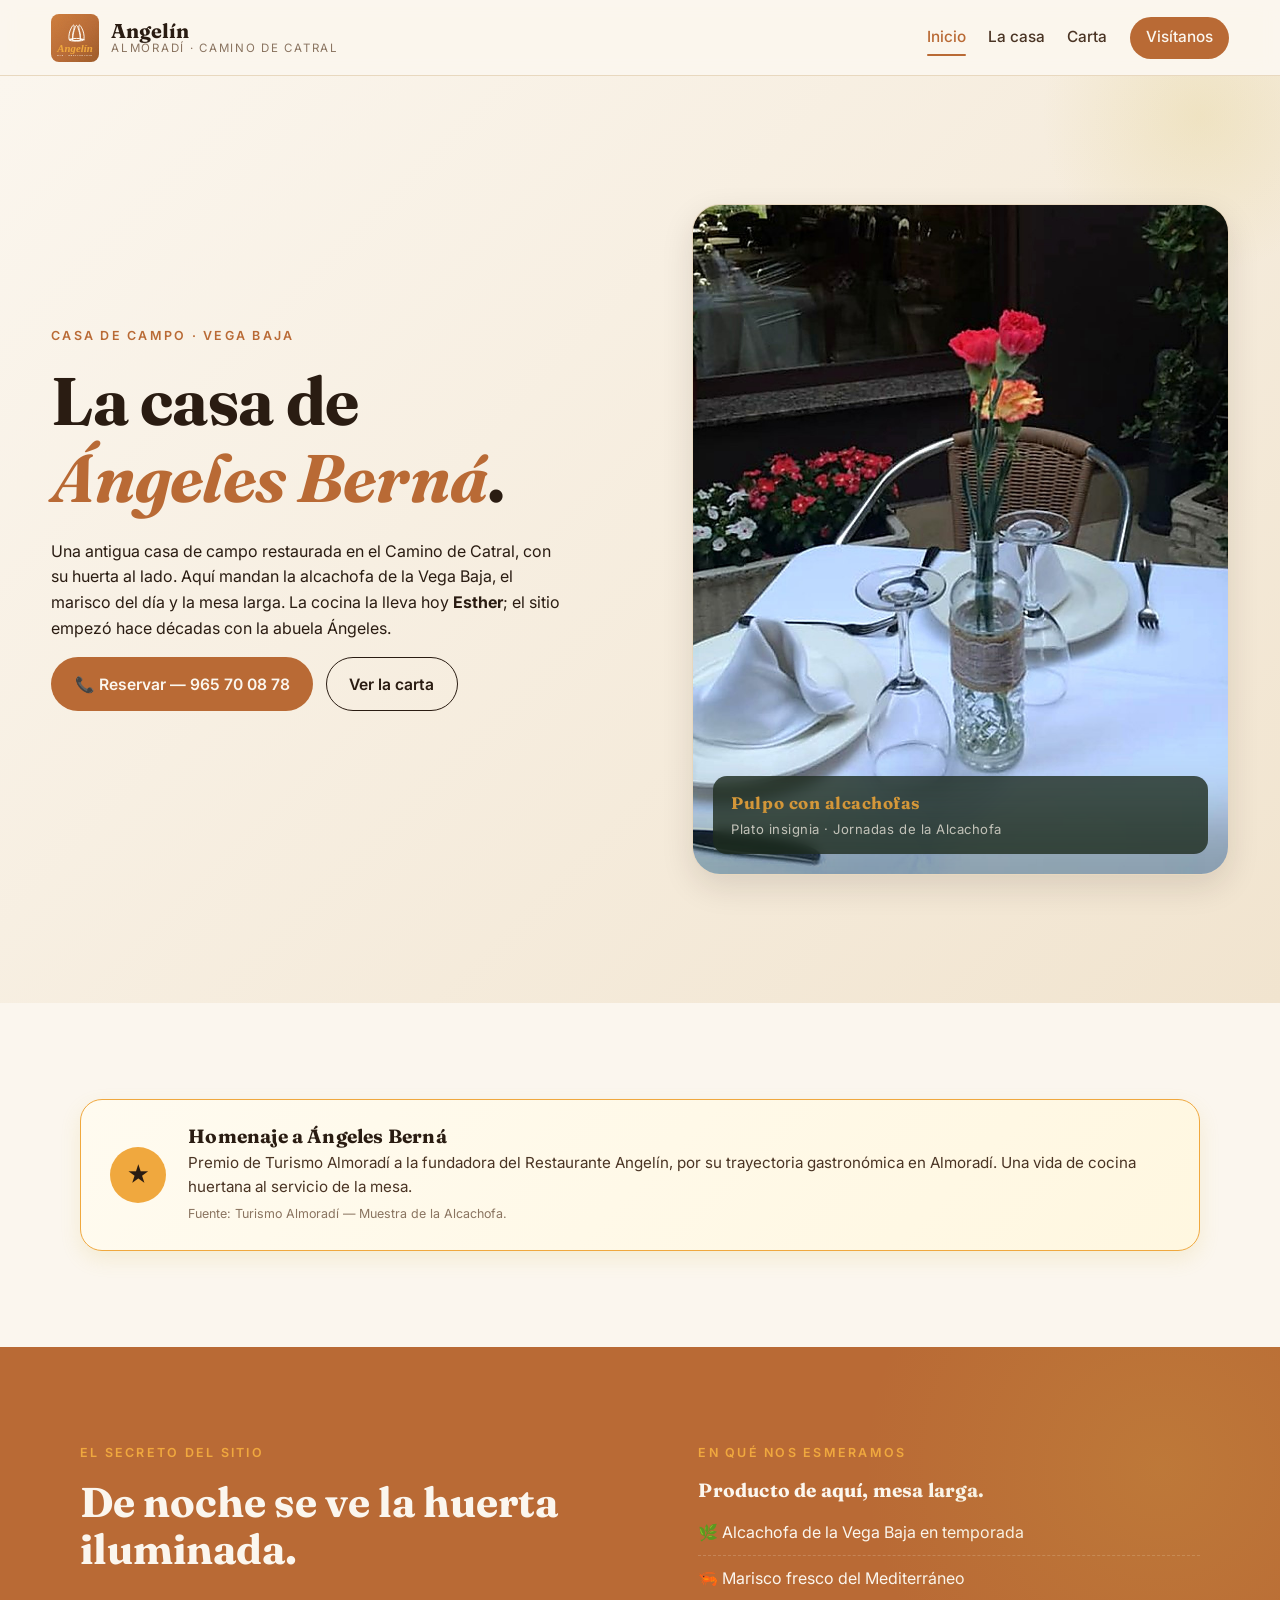
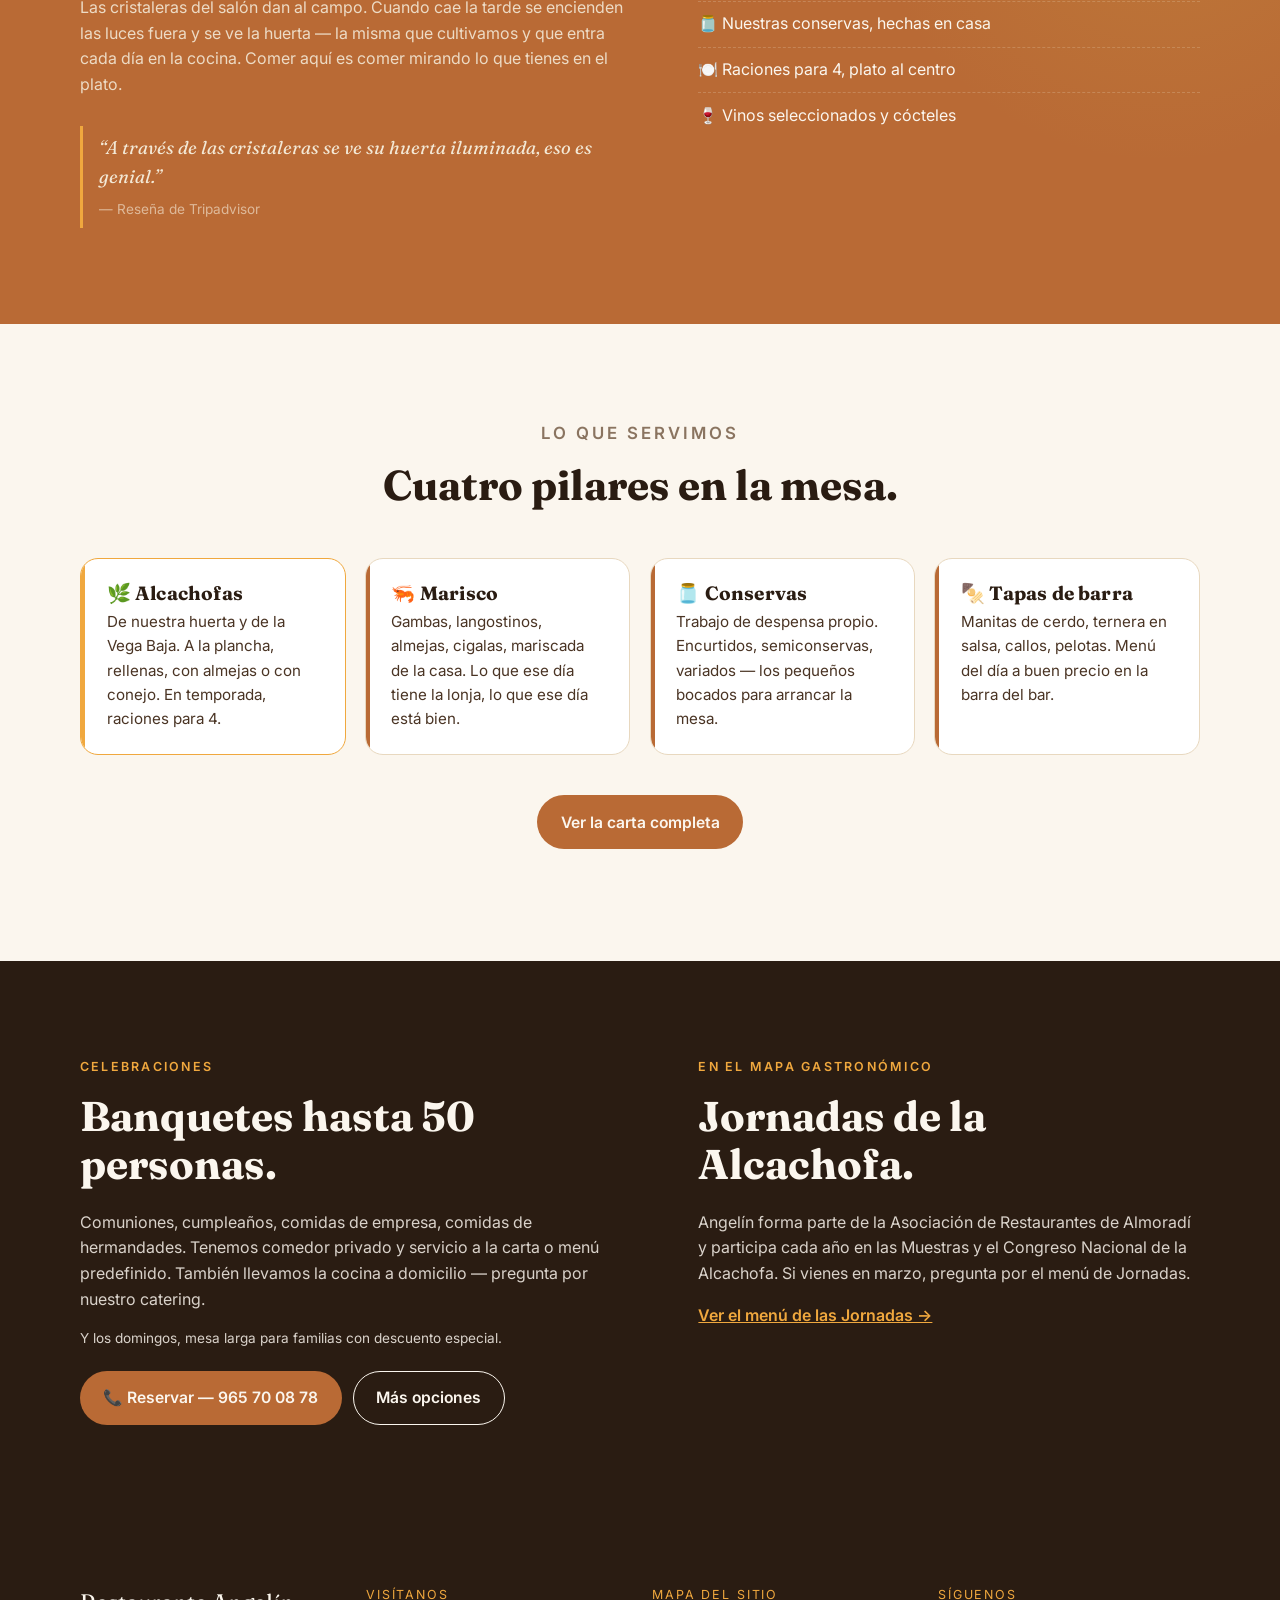
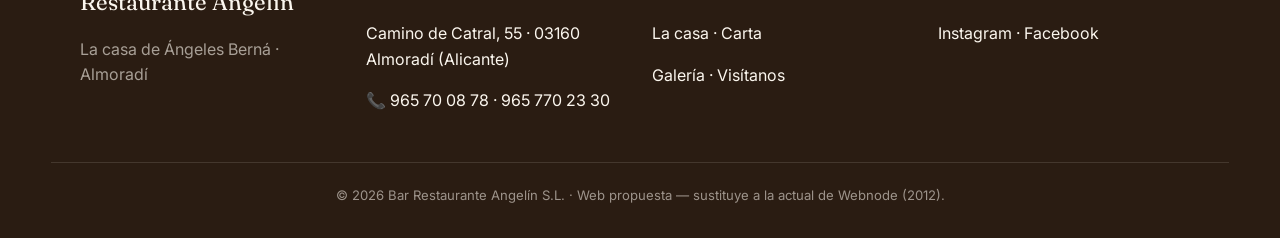
<file: index.html>
<!doctype html>
<html lang="es">
<head>
  <meta charset="utf-8">
  <meta name="viewport" content="width=device-width, initial-scale=1">
  <title>Restaurante Angelín — Almoradí · La casa de Ángeles Berná</title>
  <meta name="description" content="Restaurante Angelín en Almoradí: casa de campo restaurada con huerta propia, fundada por Ángeles Berná. Alcachofas de la Vega Baja, marisco, raciones para compartir y comedor privado para banquetes. Reservas 965 70 08 78.">
  <meta name="theme-color" content="#1c2a1c">
  <link rel="icon" type="image/svg+xml" href="assets/img/favicon.svg">

  <meta property="og:type" content="restaurant">
  <meta property="og:title" content="Restaurante Angelín · Almoradí">
  <meta property="og:description" content="La casa de Ángeles Berná. Alcachofa de la Vega Baja, marisco y mesa larga en una antigua casa de campo restaurada.">
  <meta property="og:locale" content="es_ES">

  <link rel="preconnect" href="https://fonts.googleapis.com">
  <link rel="preconnect" href="https://fonts.gstatic.com" crossorigin>
  <link href="https://fonts.googleapis.com/css2?family=Inter:wght@400;500;600&family=Fraunces:opsz,wght@9..144,400;9..144,600;9..144,700&display=swap" rel="stylesheet">
  <link rel="stylesheet" href="assets/css/styles.css">

  <script type="application/ld+json">
  {
    "@context": "https://schema.org",
    "@type": "Restaurant",
    "name": "Bar Restaurante Angelín",
    "founder": { "@type": "Person", "name": "Ángeles Berná" },
    "telephone": "+34965700878",
    "priceRange": "€€€",
    "servesCuisine": ["Mediterránea", "Vega Baja", "Marisco", "Tradicional"],
    "address": {
      "@type": "PostalAddress",
      "streetAddress": "Camino de Catral, 55",
      "addressLocality": "Almoradí",
      "addressRegion": "Alicante",
      "postalCode": "03160",
      "addressCountry": "ES"
    },
    "sameAs": [
      "https://www.instagram.com/barrestauranteangelin/"
    ]
  }
  </script>
</head>
<body>
<a class="skip-link" href="#contenido">Saltar al contenido</a>

<header class="site-header">
  <a class="brand" href="index.html" aria-label="Inicio">
    <span class="brand-mark" aria-hidden="true">
      <img src="assets/img/logo.svg" alt="" width="48" height="48" style="display:block;border-radius:8px">
    </span>
    <span class="brand-text">
      <span class="brand-name">Angelín</span>
      <span class="brand-since">Almoradí · Camino de Catral</span>
    </span>
  </a>
  <button class="nav-toggle" type="button" aria-expanded="false" aria-controls="menu-principal"><span class="sr-only">Abrir menú</span><span class="bars" aria-hidden="true"></span></button>
  <nav id="menu-principal" class="site-nav" aria-label="Principal">
    <a href="index.html" class="is-active">Inicio</a>
    <a href="historia.html">La casa</a>
    <a href="carta.html">Carta</a>
    <a href="visitanos.html" class="nav-cta">Visítanos</a>
  </nav>
</header>

<main id="contenido">

  <section class="hero-split">
    <div>
      <p class="kicker">Casa de campo · Vega Baja</p>
      <h1>La casa de<br><em>Ángeles Berná</em>.</h1>
      <p class="lede">Una antigua casa de campo restaurada en el Camino de Catral, con su huerta al lado. Aquí mandan la alcachofa de la Vega Baja, el marisco del día y la mesa larga. La cocina la lleva hoy <strong>Esther</strong>; el sitio empezó hace décadas con la abuela Ángeles.</p>
      <div class="hero-cta">
        <a class="btn btn-primary" href="visitanos.html">📞 Reservar — 965 70 08 78</a>
        <a class="btn btn-ghost" href="carta.html">Ver la carta</a>
      </div>
    </div>
    <div>
      <div class="hero-art-frame">
        <img src="assets/img/gallery/03.jpg" alt="Pulpo con alcachofas, plato emblema de Angelín" loading="eager">
        <div class="hero-art-badge">
          <strong>Pulpo con alcachofas</strong>
          Plato insignia · Jornadas de la Alcachofa
        </div>
      </div>
    </div>
  </section>

  <section class="section">
    <div class="container">
      <div class="premio">
        <span class="premio-mark" aria-hidden="true">★</span>
        <div>
          <h3>Homenaje a Ángeles Berná</h3>
          <p>Premio de Turismo Almoradí a la fundadora del Restaurante Angelín, por su trayectoria gastronómica en Almoradí. Una vida de cocina huertana al servicio de la mesa.</p>
          <p class="premio-source">Fuente: Turismo Almoradí — Muestra de la Alcachofa.</p>
        </div>
      </div>
    </div>
  </section>

  <section class="section section-huerta">
    <div class="container two-col">
      <div>
        <p class="kicker">El secreto del sitio</p>
        <h2>De noche se ve la huerta iluminada.</h2>
        <p>Las cristaleras del salón dan al campo. Cuando cae la tarde se encienden las luces fuera y se ve la huerta — la misma que cultivamos y que entra cada día en la cocina. Comer aquí es comer mirando lo que tienes en el plato.</p>
        <p class="quote" style="color: rgba(246,239,222,0.95); border-color: var(--oro);">“A través de las cristaleras se ve su huerta iluminada, eso es genial.”<span style="color: rgba(246,239,222,0.6);">— Reseña de Tripadvisor</span></p>
      </div>
      <div>
        <p class="kicker">En qué nos esmeramos</p>
        <h3>Producto de aquí, mesa larga.</h3>
        <ul style="list-style: none; padding: 0; margin: 0;">
          <li style="padding: .6rem 0; border-bottom: 1px dashed rgba(246,239,222,0.2);">🌿 Alcachofa de la Vega Baja en temporada</li>
          <li style="padding: .6rem 0; border-bottom: 1px dashed rgba(246,239,222,0.2);">🦐 Marisco fresco del Mediterráneo</li>
          <li style="padding: .6rem 0; border-bottom: 1px dashed rgba(246,239,222,0.2);">🫙 Nuestras conservas, hechas en casa</li>
          <li style="padding: .6rem 0; border-bottom: 1px dashed rgba(246,239,222,0.2);">🍽️ Raciones para 4, plato al centro</li>
          <li style="padding: .6rem 0;">🍷 Vinos seleccionados y cócteles</li>
        </ul>
      </div>
    </div>
  </section>

  <section class="section">
    <div class="container">
      <header class="section-head">
        <p class="kicker">Lo que servimos</p>
        <h2>Cuatro pilares en la mesa.</h2>
      </header>
      <div class="plate-grid">
        <article class="plate plate-feature">
          <h3>🌿 Alcachofas</h3>
          <p>De nuestra huerta y de la Vega Baja. A la plancha, rellenas, con almejas o con conejo. En temporada, raciones para 4.</p>
        </article>
        <article class="plate">
          <h3>🦐 Marisco</h3>
          <p>Gambas, langostinos, almejas, cigalas, mariscada de la casa. Lo que ese día tiene la lonja, lo que ese día está bien.</p>
        </article>
        <article class="plate">
          <h3>🫙 Conservas</h3>
          <p>Trabajo de despensa propio. Encurtidos, semiconservas, variados — los pequeños bocados para arrancar la mesa.</p>
        </article>
        <article class="plate">
          <h3>🍢 Tapas de barra</h3>
          <p>Manitas de cerdo, ternera en salsa, callos, pelotas. Menú del día a buen precio en la barra del bar.</p>
        </article>
      </div>
      <p class="centered-cta"><a class="btn btn-primary" href="carta.html">Ver la carta completa</a></p>
    </div>
  </section>

  <section class="section section-reservas">
    <div class="container two-col">
      <div>
        <p class="kicker">Celebraciones</p>
        <h2>Banquetes hasta 50 personas.</h2>
        <p>Comuniones, cumpleaños, comidas de empresa, comidas de hermandades. Tenemos comedor privado y servicio a la carta o menú predefinido. También llevamos la cocina a domicilio — pregunta por nuestro catering.</p>
        <p class="muted small">Y los domingos, mesa larga para familias con descuento especial.</p>
        <div class="reserve-actions">
          <a class="btn btn-primary" href="tel:+34965700878">📞 Reservar — 965 70 08 78</a>
          <a class="btn btn-ghost" href="visitanos.html">Más opciones</a>
        </div>
      </div>
      <div>
        <p class="kicker">En el mapa gastronómico</p>
        <h2 style="color: var(--cream);">Jornadas de la Alcachofa.</h2>
        <p>Angelín forma parte de la Asociación de Restaurantes de Almoradí y participa cada año en las Muestras y el Congreso Nacional de la Alcachofa. Si vienes en marzo, pregunta por el menú de Jornadas.</p>
        <p><a href="carta.html#jornadas" style="color: var(--oro); font-weight: 600; text-decoration: underline;">Ver el menú de las Jornadas →</a></p>
      </div>
    </div>
  </section>

</main>

<footer class="site-footer">
  <div class="container footer-grid">
    <div>
      <p class="footer-brand">Restaurante Angelín</p>
      <p class="muted">La casa de Ángeles Berná · Almoradí</p>
    </div>
    <div>
      <p class="footer-title">Visítanos</p>
      <p>Camino de Catral, 55 · 03160 Almoradí (Alicante)</p>
      <p>📞 965 70 08 78 · 965 770 23 30</p>
    </div>
    <div>
      <p class="footer-title">Mapa del sitio</p>
      <p><a href="historia.html">La casa</a> · <a href="carta.html">Carta</a></p>
      <p><a href="galeria.html">Galería</a> · <a href="visitanos.html">Visítanos</a></p>
    </div>
    <div>
      <p class="footer-title">Síguenos</p>
      <p><a href="https://www.instagram.com/barrestauranteangelin/" rel="noopener" target="_blank">Instagram</a> · <a href="https://www.facebook.com/profile.php?id=100063507461143" rel="noopener" target="_blank">Facebook</a></p>
    </div>
  </div>
  <p class="legal">© <span id="anyo"></span> Bar Restaurante Angelín S.L. · Web propuesta — sustituye a la actual de Webnode (2012).</p>
</footer>

<script src="assets/js/main.js" defer></script>
</body>
</html>
</file>
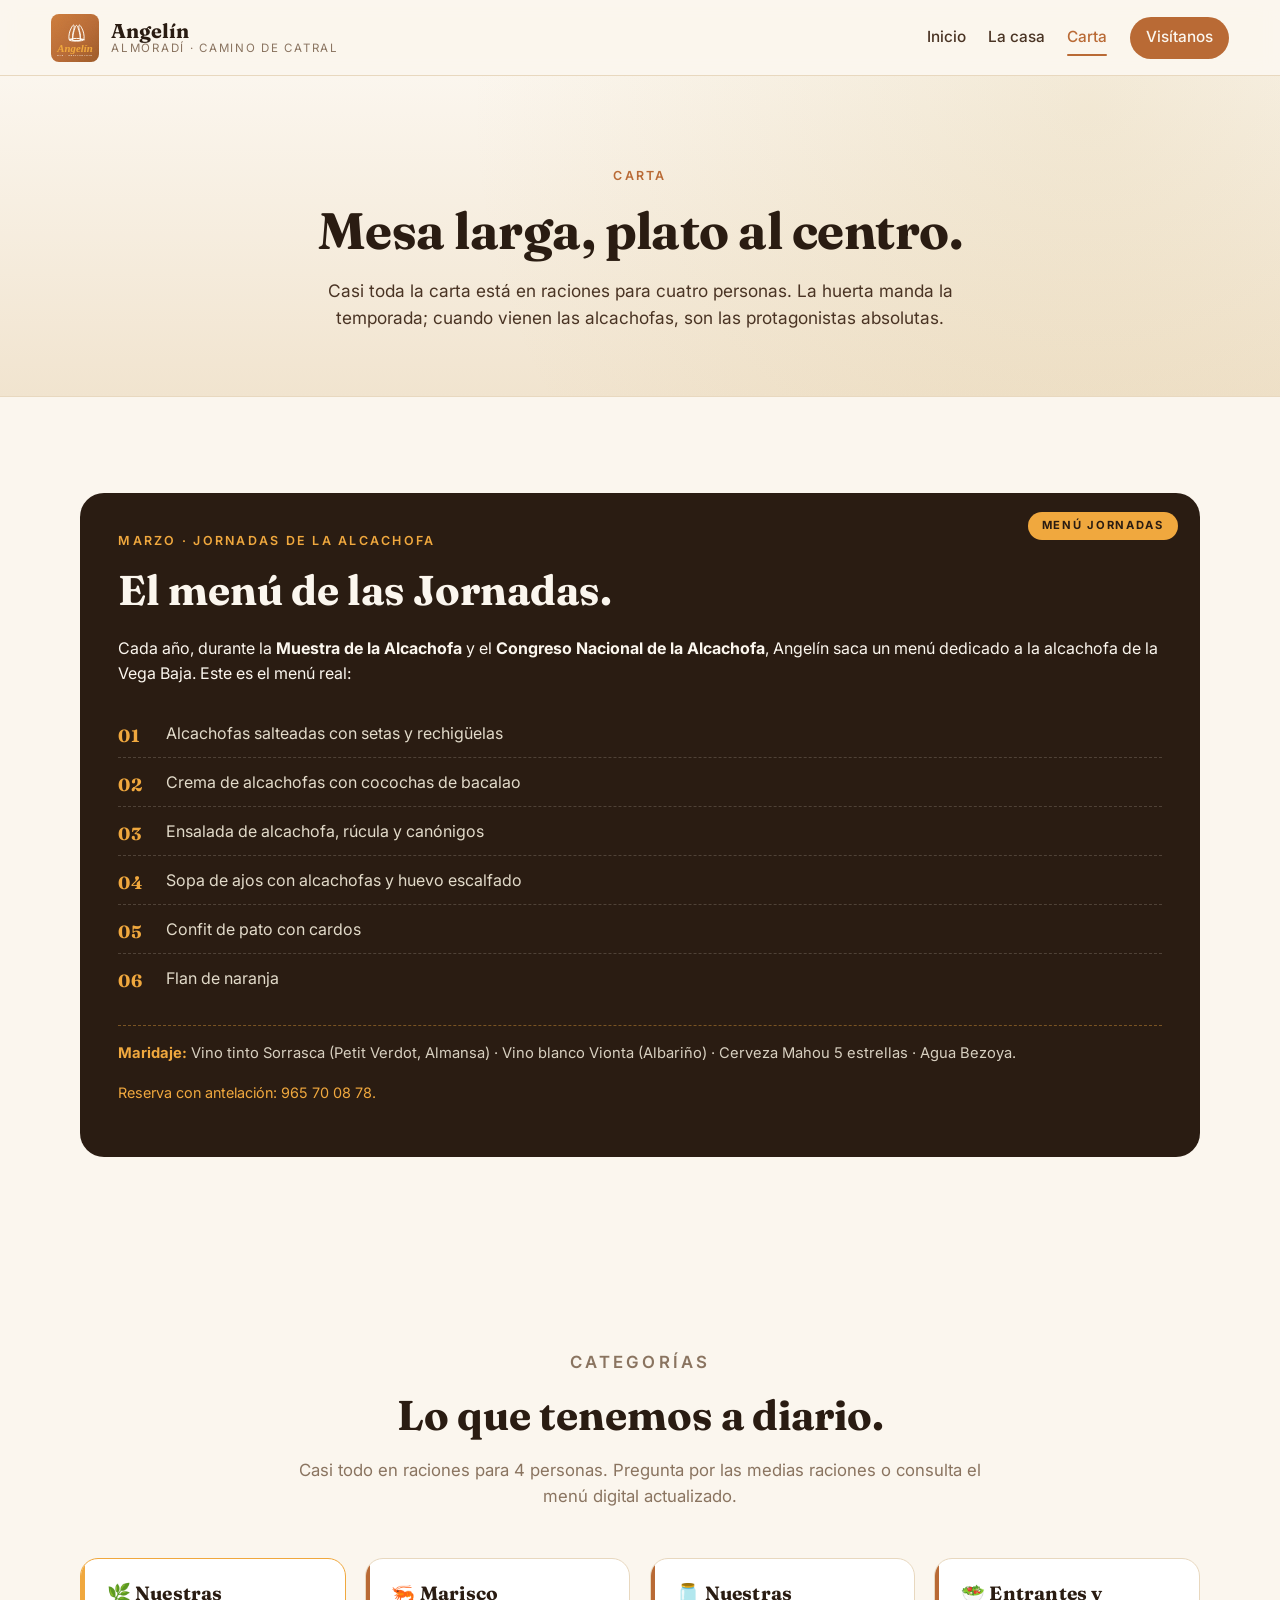
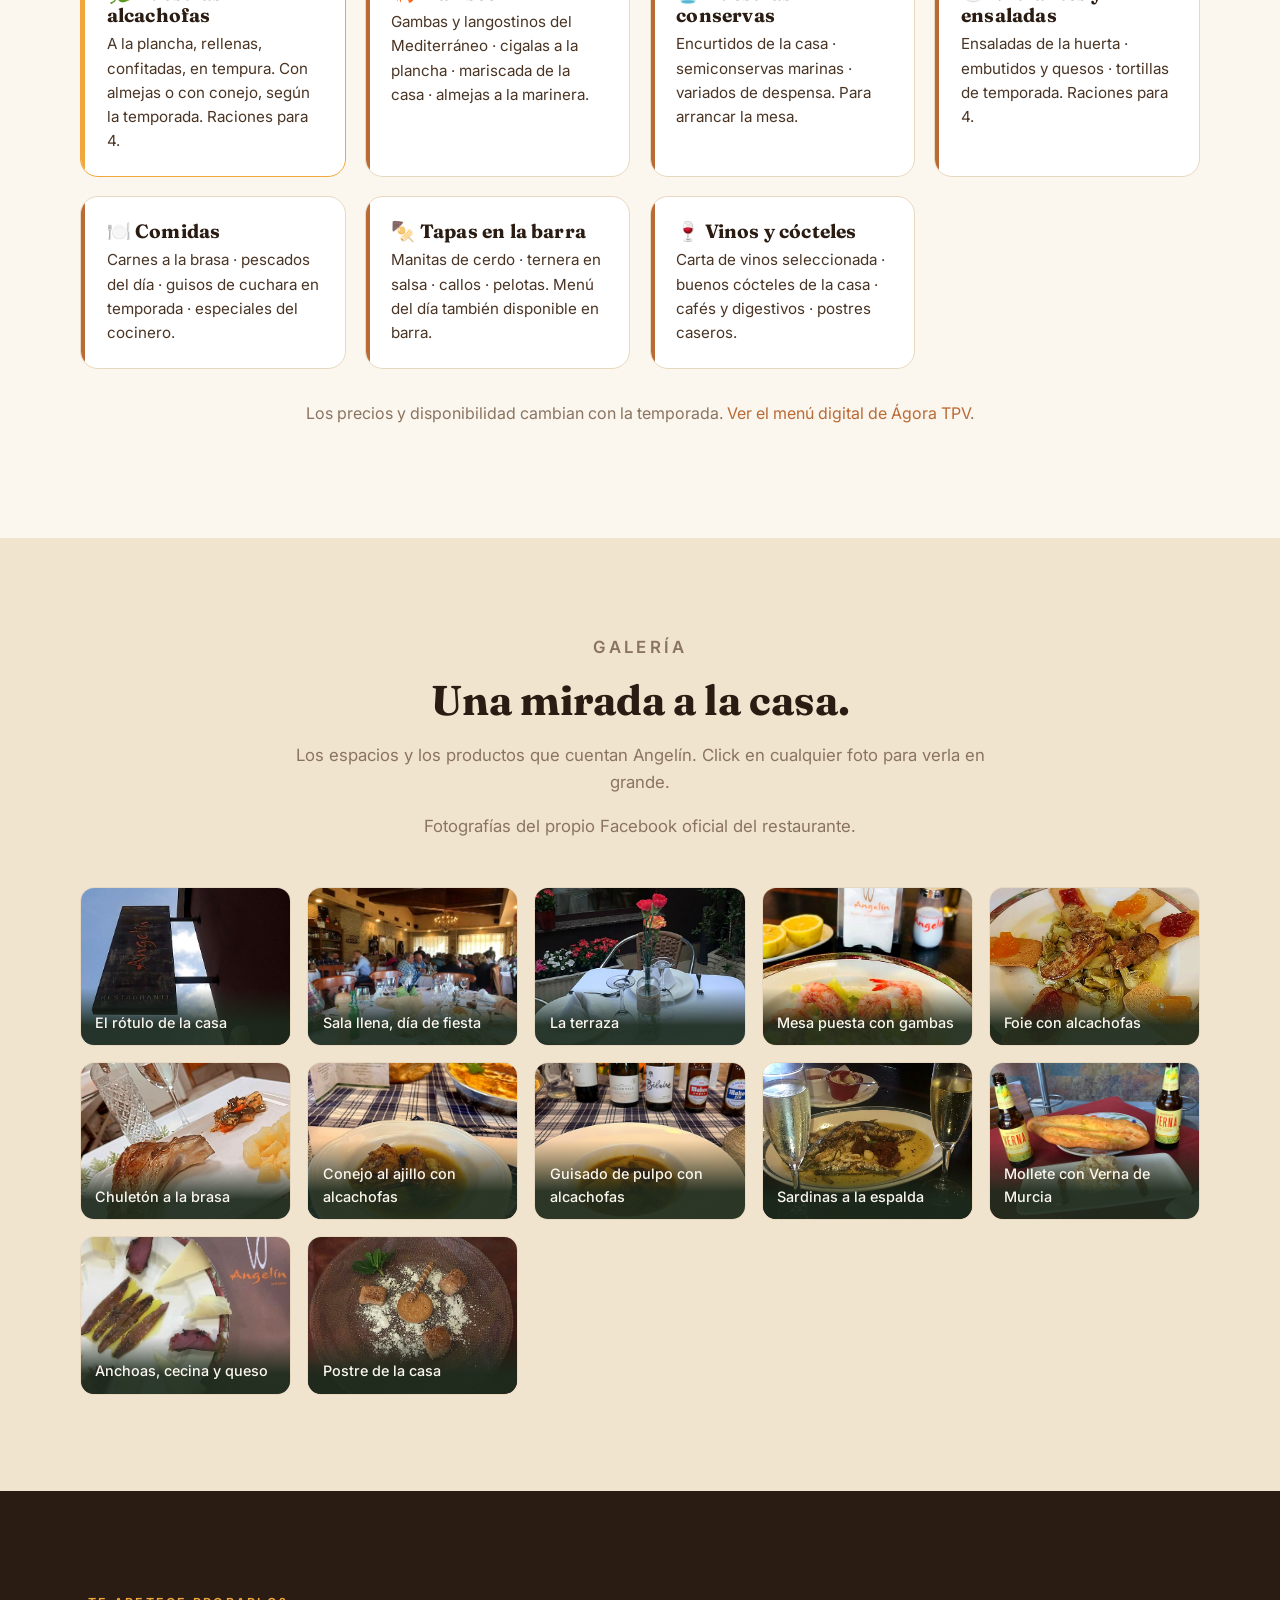
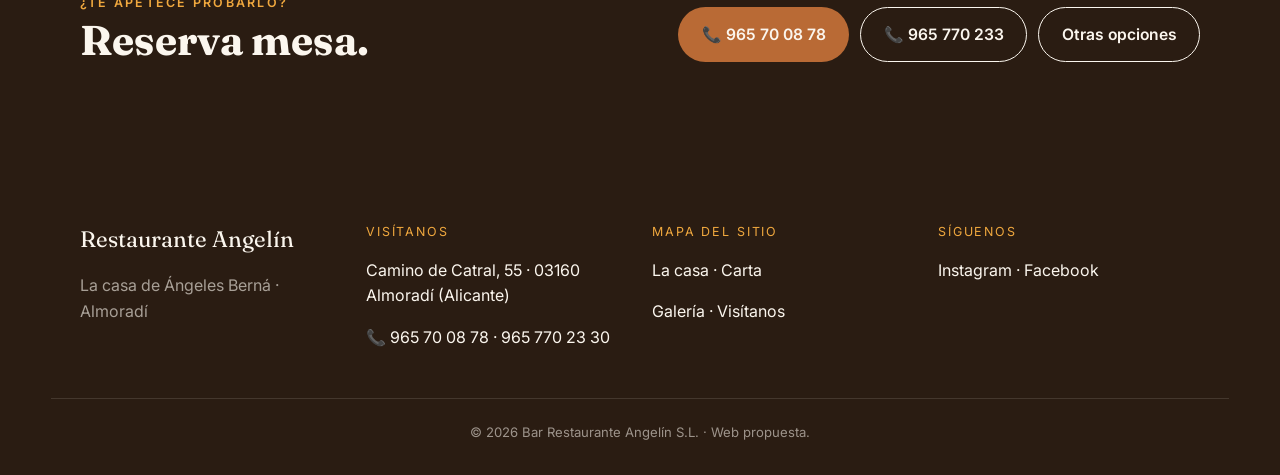
<file: carta.html>
<!doctype html>
<html lang="es">
<head>
  <meta charset="utf-8">
  <meta name="viewport" content="width=device-width, initial-scale=1">
  <title>Carta — Restaurante Angelín · Almoradí</title>
  <meta name="description" content="Carta de Restaurante Angelín en Almoradí: menú de las Jornadas de la Alcachofa, marisco, conservas de la casa, entrantes, ensaladas y tapas de barra. Casi todo en raciones para 4.">
  <meta name="theme-color" content="#1c2a1c">
  <link rel="icon" type="image/svg+xml" href="assets/img/favicon.svg">
  <link rel="preconnect" href="https://fonts.googleapis.com">
  <link rel="preconnect" href="https://fonts.gstatic.com" crossorigin>
  <link href="https://fonts.googleapis.com/css2?family=Inter:wght@400;500;600&family=Fraunces:opsz,wght@9..144,400;9..144,600;9..144,700&display=swap" rel="stylesheet">
  <link rel="stylesheet" href="assets/css/styles.css">
</head>
<body>
<a class="skip-link" href="#contenido">Saltar al contenido</a>

<header class="site-header">
  <a class="brand" href="index.html" aria-label="Inicio">
    <span class="brand-mark" aria-hidden="true">
      <img src="assets/img/logo.svg" alt="" width="48" height="48" style="display:block;border-radius:8px">
    </span>
    <span class="brand-text">
      <span class="brand-name">Angelín</span>
      <span class="brand-since">Almoradí · Camino de Catral</span>
    </span>
  </a>
  <button class="nav-toggle" type="button" aria-expanded="false" aria-controls="menu-principal"><span class="sr-only">Abrir menú</span><span class="bars" aria-hidden="true"></span></button>
  <nav id="menu-principal" class="site-nav" aria-label="Principal">
    <a href="index.html">Inicio</a>
    <a href="historia.html">La casa</a>
    <a href="carta.html" class="is-active">Carta</a>
    <a href="visitanos.html" class="nav-cta">Visítanos</a>
  </nav>
</header>

<main id="contenido">

  <section class="page-header">
    <div class="container">
      <p class="kicker">Carta</p>
      <h1>Mesa larga, plato al centro.</h1>
      <p class="lede">Casi toda la carta está en raciones para cuatro personas. La huerta manda la temporada; cuando vienen las alcachofas, son las protagonistas absolutas.</p>
    </div>
  </section>

  <section class="section" id="jornadas">
    <div class="container">
      <div class="jornadas-card">
        <p class="kicker">Marzo · Jornadas de la Alcachofa</p>
        <h2>El menú de las Jornadas.</h2>
        <p>Cada año, durante la <strong>Muestra de la Alcachofa</strong> y el <strong>Congreso Nacional de la Alcachofa</strong>, Angelín saca un menú dedicado a la alcachofa de la Vega Baja. Este es el menú real:</p>
        <ol>
          <li>Alcachofas salteadas con setas y rechigüelas</li>
          <li>Crema de alcachofas con cocochas de bacalao</li>
          <li>Ensalada de alcachofa, rúcula y canónigos</li>
          <li>Sopa de ajos con alcachofas y huevo escalfado</li>
          <li>Confit de pato con cardos</li>
          <li>Flan de naranja</li>
        </ol>
        <p style="margin-top: 1.4rem; padding-top: 1rem; border-top: 1px dashed rgba(240, 168, 62, 0.4); color: rgba(246,239,222,0.85); font-size: 0.92rem;"><strong style="color: var(--oro);">Maridaje:</strong> Vino tinto Sorrasca (Petit Verdot, Almansa) · Vino blanco Vionta (Albariño) · Cerveza Mahou 5 estrellas · Agua Bezoya.</p>
        <p style="margin-top: 1rem; color: var(--oro); font-size: 0.9rem;">Reserva con antelación: 965 70 08 78.</p>
      </div>
    </div>
  </section>

  <section class="section">
    <div class="container">
      <header class="section-head">
        <p class="kicker">Categorías</p>
        <h2>Lo que tenemos a diario.</h2>
        <p>Casi todo en raciones para 4 personas. Pregunta por las medias raciones o consulta el menú digital actualizado.</p>
      </header>
      <div class="plate-grid">
        <article class="plate plate-feature">
          <h3>🌿 Nuestras alcachofas</h3>
          <p>A la plancha, rellenas, confitadas, en tempura. Con almejas o con conejo, según la temporada. Raciones para 4.</p>
        </article>
        <article class="plate">
          <h3>🦐 Marisco</h3>
          <p>Gambas y langostinos del Mediterráneo · cigalas a la plancha · mariscada de la casa · almejas a la marinera.</p>
        </article>
        <article class="plate">
          <h3>🫙 Nuestras conservas</h3>
          <p>Encurtidos de la casa · semiconservas marinas · variados de despensa. Para arrancar la mesa.</p>
        </article>
        <article class="plate">
          <h3>🥗 Entrantes y ensaladas</h3>
          <p>Ensaladas de la huerta · embutidos y quesos · tortillas de temporada. Raciones para 4.</p>
        </article>
        <article class="plate">
          <h3>🍽️ Comidas</h3>
          <p>Carnes a la brasa · pescados del día · guisos de cuchara en temporada · especiales del cocinero.</p>
        </article>
        <article class="plate">
          <h3>🍢 Tapas en la barra</h3>
          <p>Manitas de cerdo · ternera en salsa · callos · pelotas. Menú del día también disponible en barra.</p>
        </article>
        <article class="plate">
          <h3>🍷 Vinos y cócteles</h3>
          <p>Carta de vinos seleccionada · buenos cócteles de la casa · cafés y digestivos · postres caseros.</p>
        </article>
      </div>
      <p class="carta-nota">Los precios y disponibilidad cambian con la temporada. <a href="https://smartmenu.agorapos.com/" rel="noopener" target="_blank">Ver el menú digital de Ágora TPV</a>.</p>
    </div>
  </section>

  <section class="section section-galeria" id="galeria">
    <div class="container">
      <header class="section-head">
        <p class="kicker">Galería</p>
        <h2>Una mirada a la casa.</h2>
        <p>Los espacios y los productos que cuentan Angelín. Click en cualquier foto para verla en grande.</p>
        <p class="muted small">Fotografías del propio Facebook oficial del restaurante.</p>
      </header>
      <div class="gallery gallery-photos">
        <figure data-tag="Fachada"><img loading="lazy" src="assets/img/gallery/01.jpg" alt="Rótulo del Restaurante Angelín en la calle"><figcaption>El rótulo de la casa</figcaption></figure>
        <figure data-tag="Ambiente"><img loading="lazy" src="assets/img/gallery/02.jpg" alt="Salón comedor lleno de clientes en plena celebración"><figcaption>Sala llena, día de fiesta</figcaption></figure>
        <figure data-tag="Terraza"><img loading="lazy" src="assets/img/gallery/03.jpg" alt="Mesa de la terraza con flores frescas, copas y plantas"><figcaption>La terraza</figcaption></figure>
        <figure data-tag="Detalle"><img loading="lazy" src="assets/img/gallery/04.jpg" alt="Servilletero y salero con el logo de Angelín junto a plato de gambas"><figcaption>Mesa puesta con gambas</figcaption></figure>
        <figure data-tag="Plato del chef"><img loading="lazy" src="assets/img/gallery/05.jpg" alt="Foie a la plancha con alcachofas y picos con mermeladas"><figcaption>Foie con alcachofas</figcaption></figure>
        <figure data-tag="Carne"><img loading="lazy" src="assets/img/gallery/06.jpg" alt="Chuletón a la brasa con patatas y guarnición"><figcaption>Chuletón a la brasa</figcaption></figure>
        <figure data-tag="Tradición"><img loading="lazy" src="assets/img/gallery/07.jpg" alt="Conejo al ajillo con alcachofas, plato de la huerta de Almoradí"><figcaption>Conejo al ajillo con alcachofas</figcaption></figure>
        <figure data-tag="De cuchara"><img loading="lazy" src="assets/img/gallery/08.jpg" alt="Guisado de pulpo con alcachofas servido en cazuela"><figcaption>Guisado de pulpo con alcachofas</figcaption></figure>
        <figure data-tag="Pescado"><img loading="lazy" src="assets/img/gallery/09.jpg" alt="Sardinas a la espalda con dos copas de cava"><figcaption>Sardinas a la espalda</figcaption></figure>
        <figure data-tag="Producto local"><img loading="lazy" src="assets/img/gallery/10.jpg" alt="Mollete con ensaladilla y anchoas con cervezas Estrella Verna de Murcia"><figcaption>Mollete con Verna de Murcia</figcaption></figure>
        <figure data-tag="Insignia"><img loading="lazy" src="assets/img/gallery/11.jpg" alt="Plato con anchoas, cecina y queso curado de la casa"><figcaption>Anchoas, cecina y queso</figcaption></figure>
        <figure data-tag="Postre"><img loading="lazy" src="assets/img/gallery/12.jpg" alt="Postre decorativo con galleta María, miel y hojas de menta"><figcaption>Postre de la casa</figcaption></figure>
      </div>
    </div>
  </section>

  <section class="section section-reservas">
    <div class="container reserve-strip">
      <div>
        <p class="kicker">¿Te apetece probarlo?</p>
        <h2>Reserva mesa.</h2>
      </div>
      <div class="reserve-actions">
        <a class="btn btn-primary" href="tel:+34965700878">📞 965 70 08 78</a>
        <a class="btn btn-ghost" href="tel:+34965770233">📞 965 770 233</a>
        <a class="btn btn-ghost" href="visitanos.html">Otras opciones</a>
      </div>
    </div>
  </section>

</main>

<footer class="site-footer">
  <div class="container footer-grid">
    <div>
      <p class="footer-brand">Restaurante Angelín</p>
      <p class="muted">La casa de Ángeles Berná · Almoradí</p>
    </div>
    <div>
      <p class="footer-title">Visítanos</p>
      <p>Camino de Catral, 55 · 03160 Almoradí (Alicante)</p>
      <p>📞 965 70 08 78 · 965 770 23 30</p>
    </div>
    <div>
      <p class="footer-title">Mapa del sitio</p>
      <p><a href="historia.html">La casa</a> · <a href="carta.html">Carta</a></p>
      <p><a href="galeria.html">Galería</a> · <a href="visitanos.html">Visítanos</a></p>
    </div>
    <div>
      <p class="footer-title">Síguenos</p>
      <p><a href="https://www.instagram.com/barrestauranteangelin/" rel="noopener" target="_blank">Instagram</a> · <a href="https://www.facebook.com/profile.php?id=100063507461143" rel="noopener" target="_blank">Facebook</a></p>
    </div>
  </div>
  <p class="legal">© <span id="anyo"></span> Bar Restaurante Angelín S.L. · Web propuesta.</p>
</footer>

<script src="assets/js/main.js" defer></script>
</body>
</html>
</file>
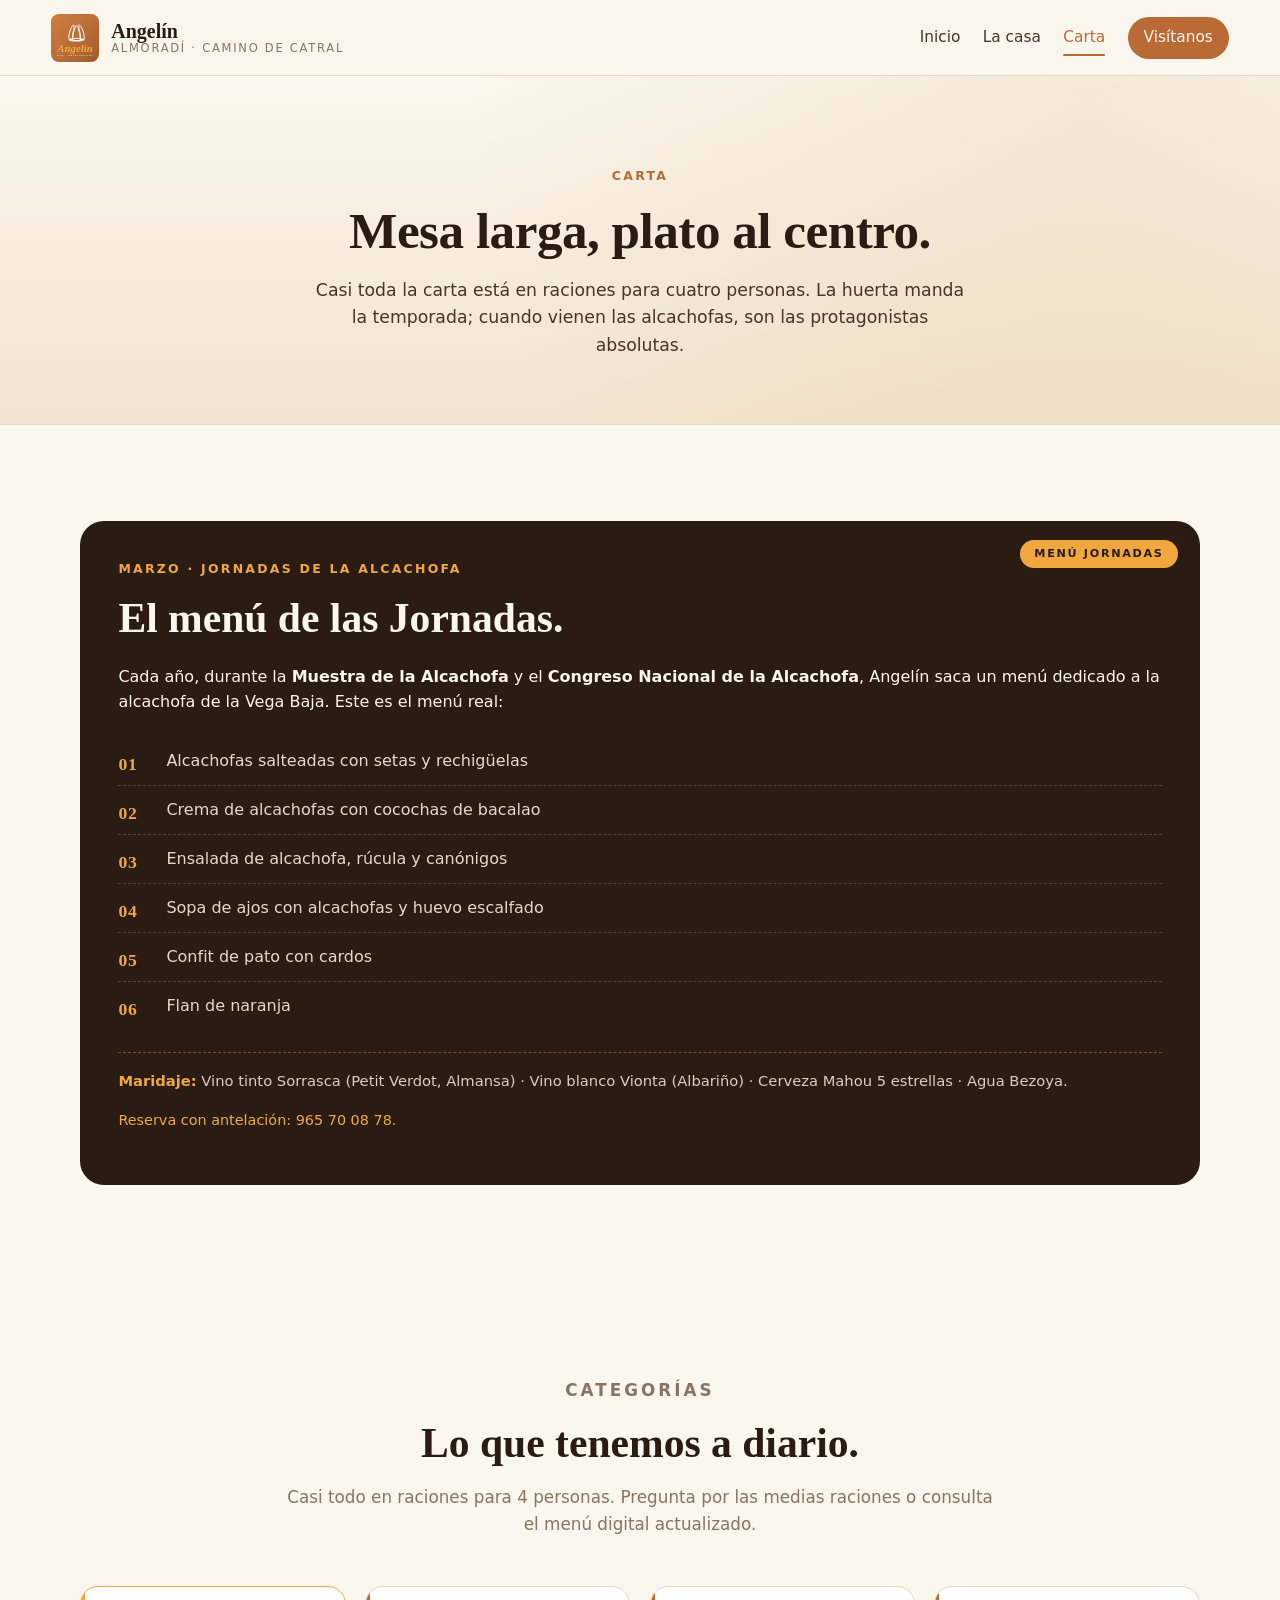
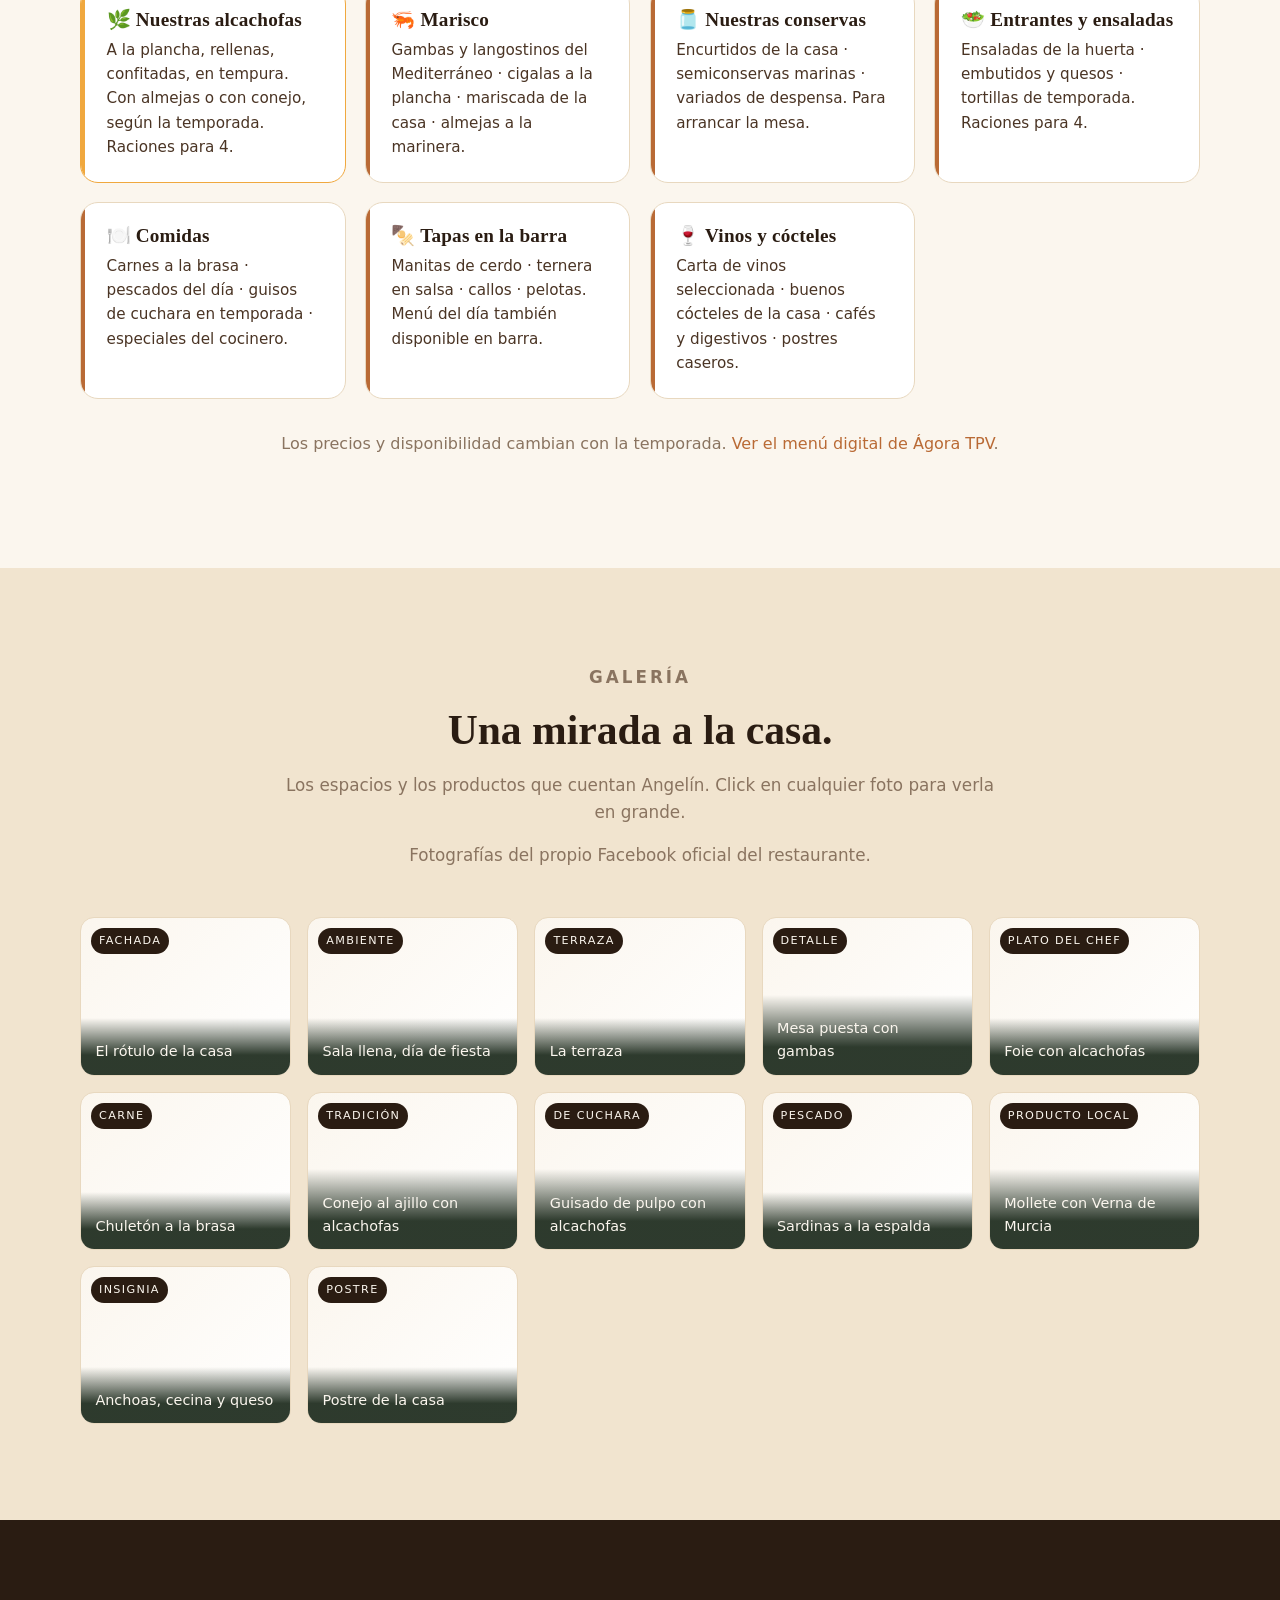
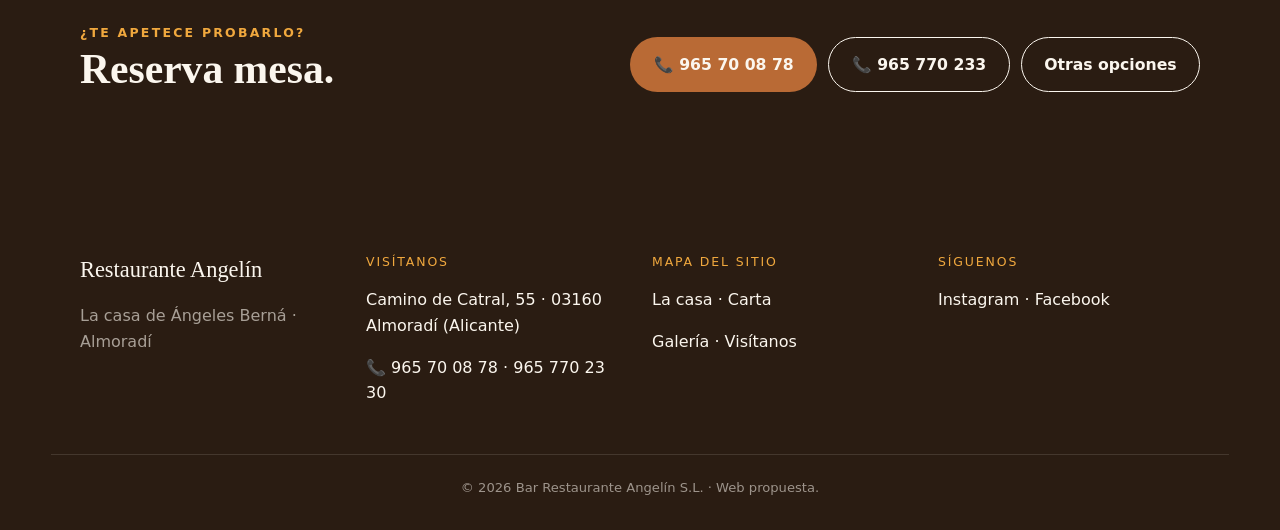
<file: galeria.html>
<!doctype html>
<html lang="es">
<head>
  <meta charset="utf-8">
  <title>Galería — Restaurante Angelín</title>
  <meta http-equiv="refresh" content="0; url=carta.html#galeria">
  <link rel="canonical" href="carta.html#galeria">
</head>
<body>
  <p>Redirigiendo a <a href="carta.html#galeria">Carta y galería</a>…</p>
</body>
</html>
</file>
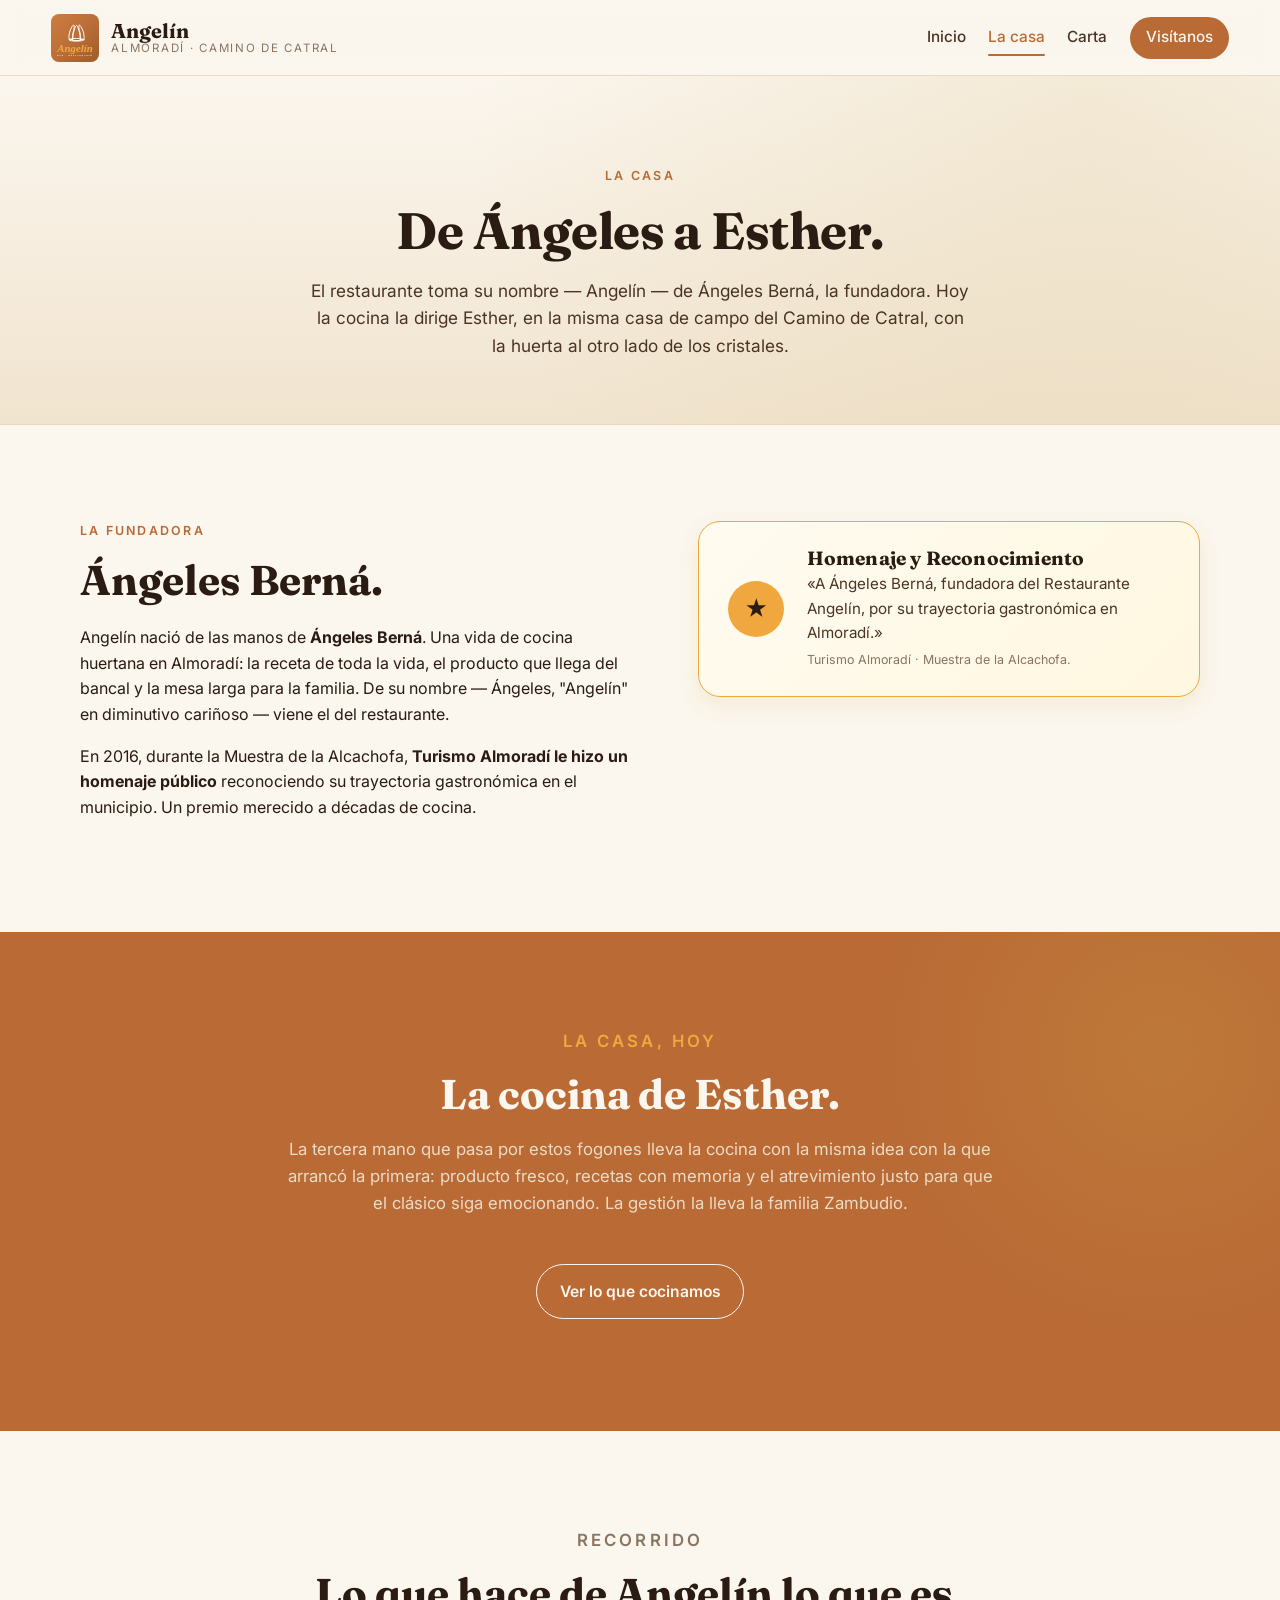
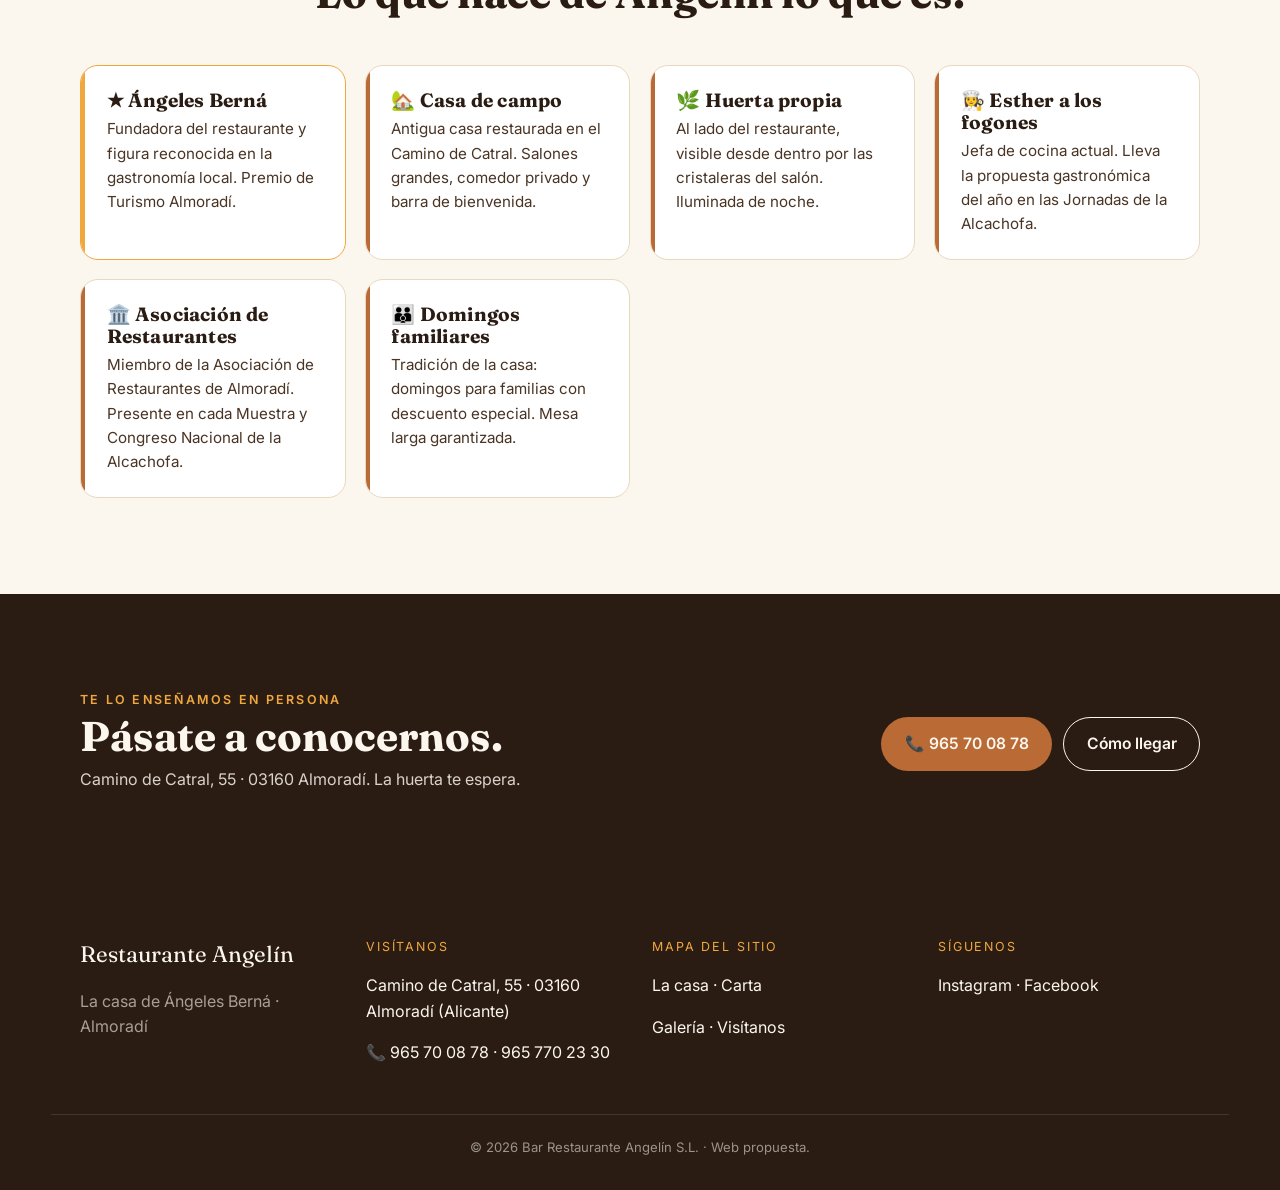
<file: historia.html>
<!doctype html>
<html lang="es">
<head>
  <meta charset="utf-8">
  <meta name="viewport" content="width=device-width, initial-scale=1">
  <title>La casa — Restaurante Angelín · Almoradí</title>
  <meta name="description" content="La historia del Restaurante Angelín en Almoradí: la trayectoria de Ángeles Berná, la cocina actual de Esther, la familia Zambudio y la casa de campo con huerta propia en el Camino de Catral.">
  <meta name="theme-color" content="#1c2a1c">
  <link rel="icon" type="image/svg+xml" href="assets/img/favicon.svg">
  <link rel="preconnect" href="https://fonts.googleapis.com">
  <link rel="preconnect" href="https://fonts.gstatic.com" crossorigin>
  <link href="https://fonts.googleapis.com/css2?family=Inter:wght@400;500;600&family=Fraunces:opsz,wght@9..144,400;9..144,600;9..144,700&display=swap" rel="stylesheet">
  <link rel="stylesheet" href="assets/css/styles.css">
</head>
<body>
<a class="skip-link" href="#contenido">Saltar al contenido</a>

<header class="site-header">
  <a class="brand" href="index.html" aria-label="Inicio">
    <span class="brand-mark" aria-hidden="true">
      <img src="assets/img/logo.svg" alt="" width="48" height="48" style="display:block;border-radius:8px">
    </span>
    <span class="brand-text">
      <span class="brand-name">Angelín</span>
      <span class="brand-since">Almoradí · Camino de Catral</span>
    </span>
  </a>
  <button class="nav-toggle" type="button" aria-expanded="false" aria-controls="menu-principal"><span class="sr-only">Abrir menú</span><span class="bars" aria-hidden="true"></span></button>
  <nav id="menu-principal" class="site-nav" aria-label="Principal">
    <a href="index.html">Inicio</a>
    <a href="historia.html" class="is-active">La casa</a>
    <a href="carta.html">Carta</a>
    <a href="visitanos.html" class="nav-cta">Visítanos</a>
  </nav>
</header>

<main id="contenido">

  <section class="page-header">
    <div class="container">
      <p class="kicker">La casa</p>
      <h1>De Ángeles a Esther.</h1>
      <p class="lede">El restaurante toma su nombre — Angelín — de Ángeles Berná, la fundadora. Hoy la cocina la dirige Esther, en la misma casa de campo del Camino de Catral, con la huerta al otro lado de los cristales.</p>
    </div>
  </section>

  <section class="section">
    <div class="container two-col">
      <div>
        <p class="kicker">La fundadora</p>
        <h2>Ángeles Berná.</h2>
        <p>Angelín nació de las manos de <strong>Ángeles Berná</strong>. Una vida de cocina huertana en Almoradí: la receta de toda la vida, el producto que llega del bancal y la mesa larga para la familia. De su nombre — Ángeles, "Angelín" en diminutivo cariñoso — viene el del restaurante.</p>
        <p>En 2016, durante la Muestra de la Alcachofa, <strong>Turismo Almoradí le hizo un homenaje público</strong> reconociendo su trayectoria gastronómica en el municipio. Un premio merecido a décadas de cocina.</p>
      </div>
      <div class="premio">
        <span class="premio-mark" aria-hidden="true">★</span>
        <div>
          <h3>Homenaje y Reconocimiento</h3>
          <p>«A Ángeles Berná, fundadora del Restaurante Angelín, por su trayectoria gastronómica en Almoradí.»</p>
          <p class="premio-source">Turismo Almoradí · Muestra de la Alcachofa.</p>
        </div>
      </div>
    </div>
  </section>

  <section class="section section-huerta">
    <div class="container">
      <header class="section-head">
        <p class="kicker">La casa, hoy</p>
        <h2>La cocina de Esther.</h2>
        <p>La tercera mano que pasa por estos fogones lleva la cocina con la misma idea con la que arrancó la primera: producto fresco, recetas con memoria y el atrevimiento justo para que el clásico siga emocionando. La gestión la lleva la familia Zambudio.</p>
      </header>
      <p style="text-align: center;">
        <a class="btn btn-ghost" href="carta.html">Ver lo que cocinamos</a>
      </p>
    </div>
  </section>

  <section class="section">
    <div class="container">
      <header class="section-head">
        <p class="kicker">Recorrido</p>
        <h2>Lo que hace de Angelín lo que es.</h2>
      </header>
      <div class="plate-grid">
        <article class="plate plate-feature">
          <h3>★ Ángeles Berná</h3>
          <p>Fundadora del restaurante y figura reconocida en la gastronomía local. Premio de Turismo Almoradí.</p>
        </article>
        <article class="plate">
          <h3>🏡 Casa de campo</h3>
          <p>Antigua casa restaurada en el Camino de Catral. Salones grandes, comedor privado y barra de bienvenida.</p>
        </article>
        <article class="plate">
          <h3>🌿 Huerta propia</h3>
          <p>Al lado del restaurante, visible desde dentro por las cristaleras del salón. Iluminada de noche.</p>
        </article>
        <article class="plate">
          <h3>👩‍🍳 Esther a los fogones</h3>
          <p>Jefa de cocina actual. Lleva la propuesta gastronómica del año en las Jornadas de la Alcachofa.</p>
        </article>
        <article class="plate">
          <h3>🏛️ Asociación de Restaurantes</h3>
          <p>Miembro de la Asociación de Restaurantes de Almoradí. Presente en cada Muestra y Congreso Nacional de la Alcachofa.</p>
        </article>
        <article class="plate">
          <h3>👪 Domingos familiares</h3>
          <p>Tradición de la casa: domingos para familias con descuento especial. Mesa larga garantizada.</p>
        </article>
      </div>
    </div>
  </section>

  <section class="section section-reservas">
    <div class="container reserve-strip">
      <div>
        <p class="kicker">Te lo enseñamos en persona</p>
        <h2>Pásate a conocernos.</h2>
        <p>Camino de Catral, 55 · 03160 Almoradí. La huerta te espera.</p>
      </div>
      <div class="reserve-actions">
        <a class="btn btn-primary" href="tel:+34965700878">📞 965 70 08 78</a>
        <a class="btn btn-ghost" href="visitanos.html">Cómo llegar</a>
      </div>
    </div>
  </section>

</main>

<footer class="site-footer">
  <div class="container footer-grid">
    <div>
      <p class="footer-brand">Restaurante Angelín</p>
      <p class="muted">La casa de Ángeles Berná · Almoradí</p>
    </div>
    <div>
      <p class="footer-title">Visítanos</p>
      <p>Camino de Catral, 55 · 03160 Almoradí (Alicante)</p>
      <p>📞 965 70 08 78 · 965 770 23 30</p>
    </div>
    <div>
      <p class="footer-title">Mapa del sitio</p>
      <p><a href="historia.html">La casa</a> · <a href="carta.html">Carta</a></p>
      <p><a href="galeria.html">Galería</a> · <a href="visitanos.html">Visítanos</a></p>
    </div>
    <div>
      <p class="footer-title">Síguenos</p>
      <p><a href="https://www.instagram.com/barrestauranteangelin/" rel="noopener" target="_blank">Instagram</a> · <a href="https://www.facebook.com/profile.php?id=100063507461143" rel="noopener" target="_blank">Facebook</a></p>
    </div>
  </div>
  <p class="legal">© <span id="anyo"></span> Bar Restaurante Angelín S.L. · Web propuesta.</p>
</footer>

<script src="assets/js/main.js" defer></script>
</body>
</html>
</file>
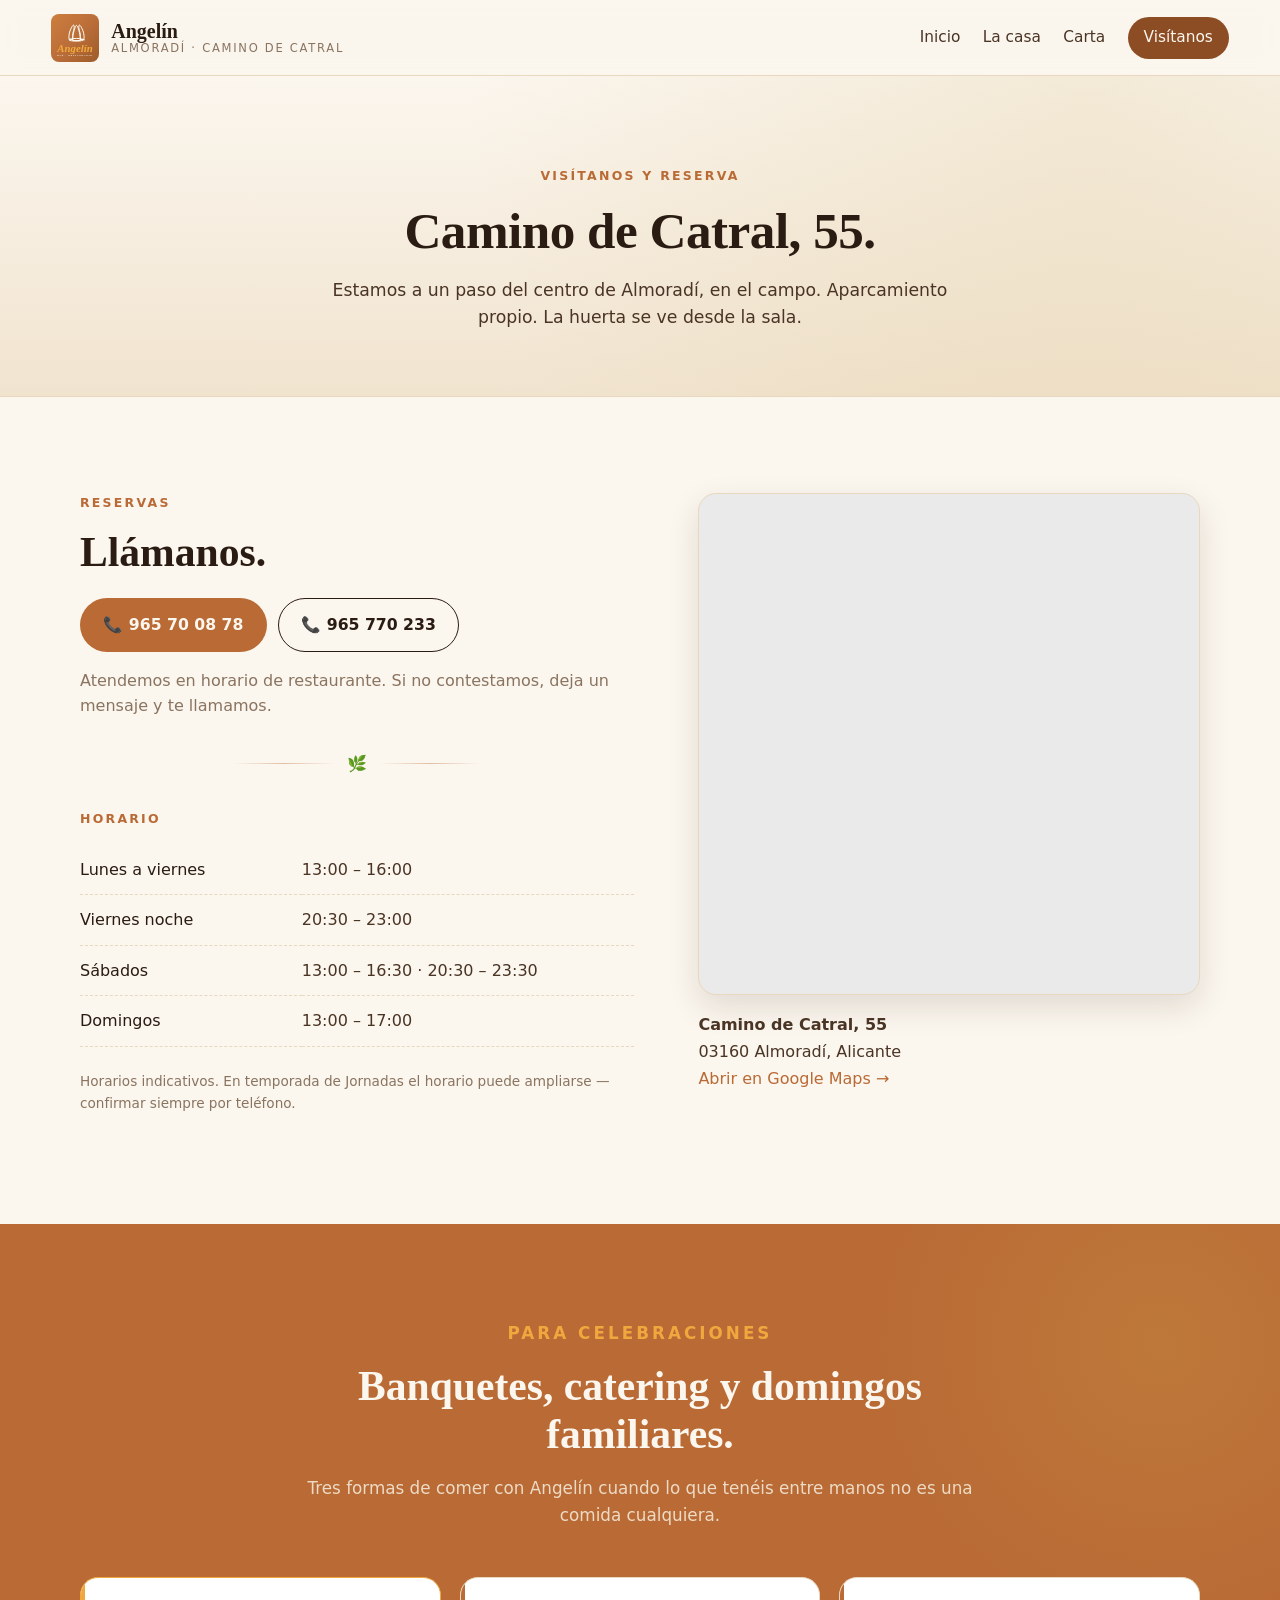
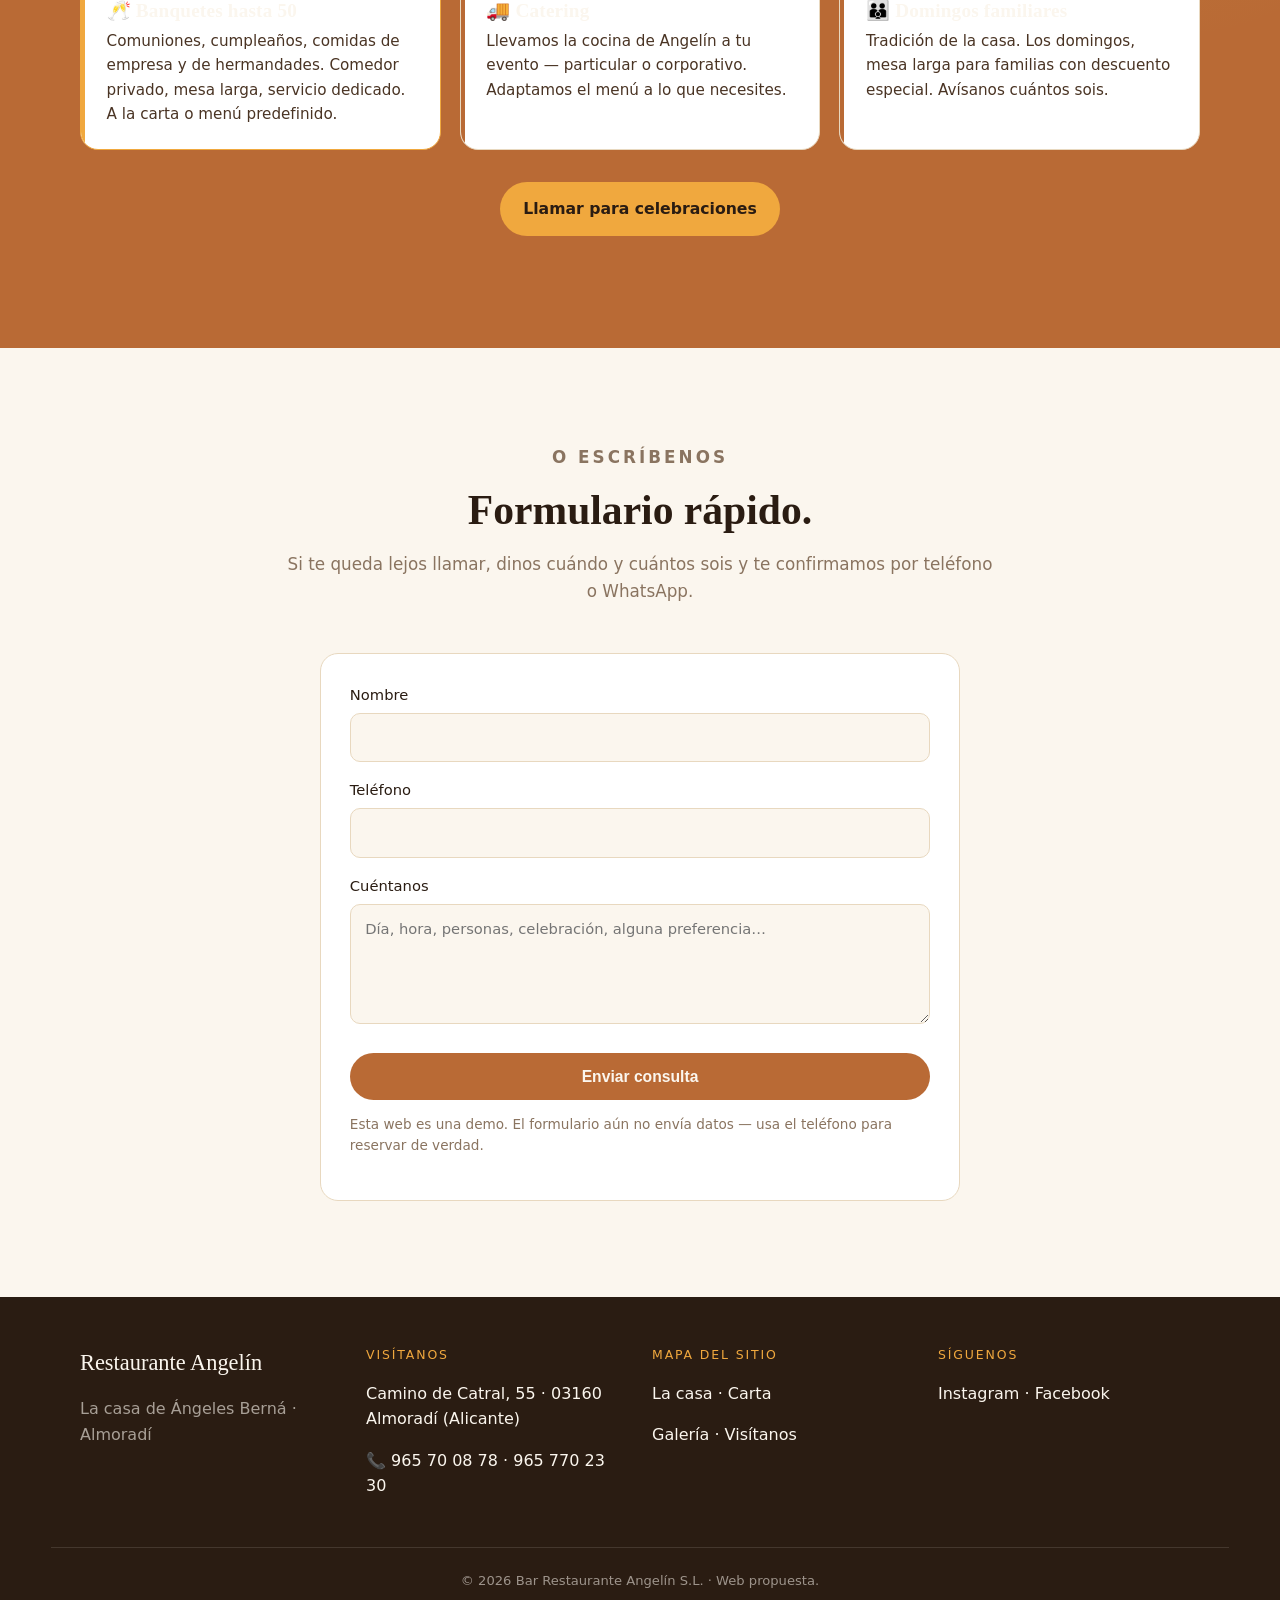
<file: reservas.html>
<!doctype html>
<html lang="es">
<head>
  <meta charset="utf-8">
  <title>Reservas — Restaurante Angelín</title>
  <meta http-equiv="refresh" content="0; url=visitanos.html">
  <link rel="canonical" href="visitanos.html">
</head>
<body>
  <p>Redirigiendo a <a href="visitanos.html">Visítanos</a>…</p>
</body>
</html>
</file>
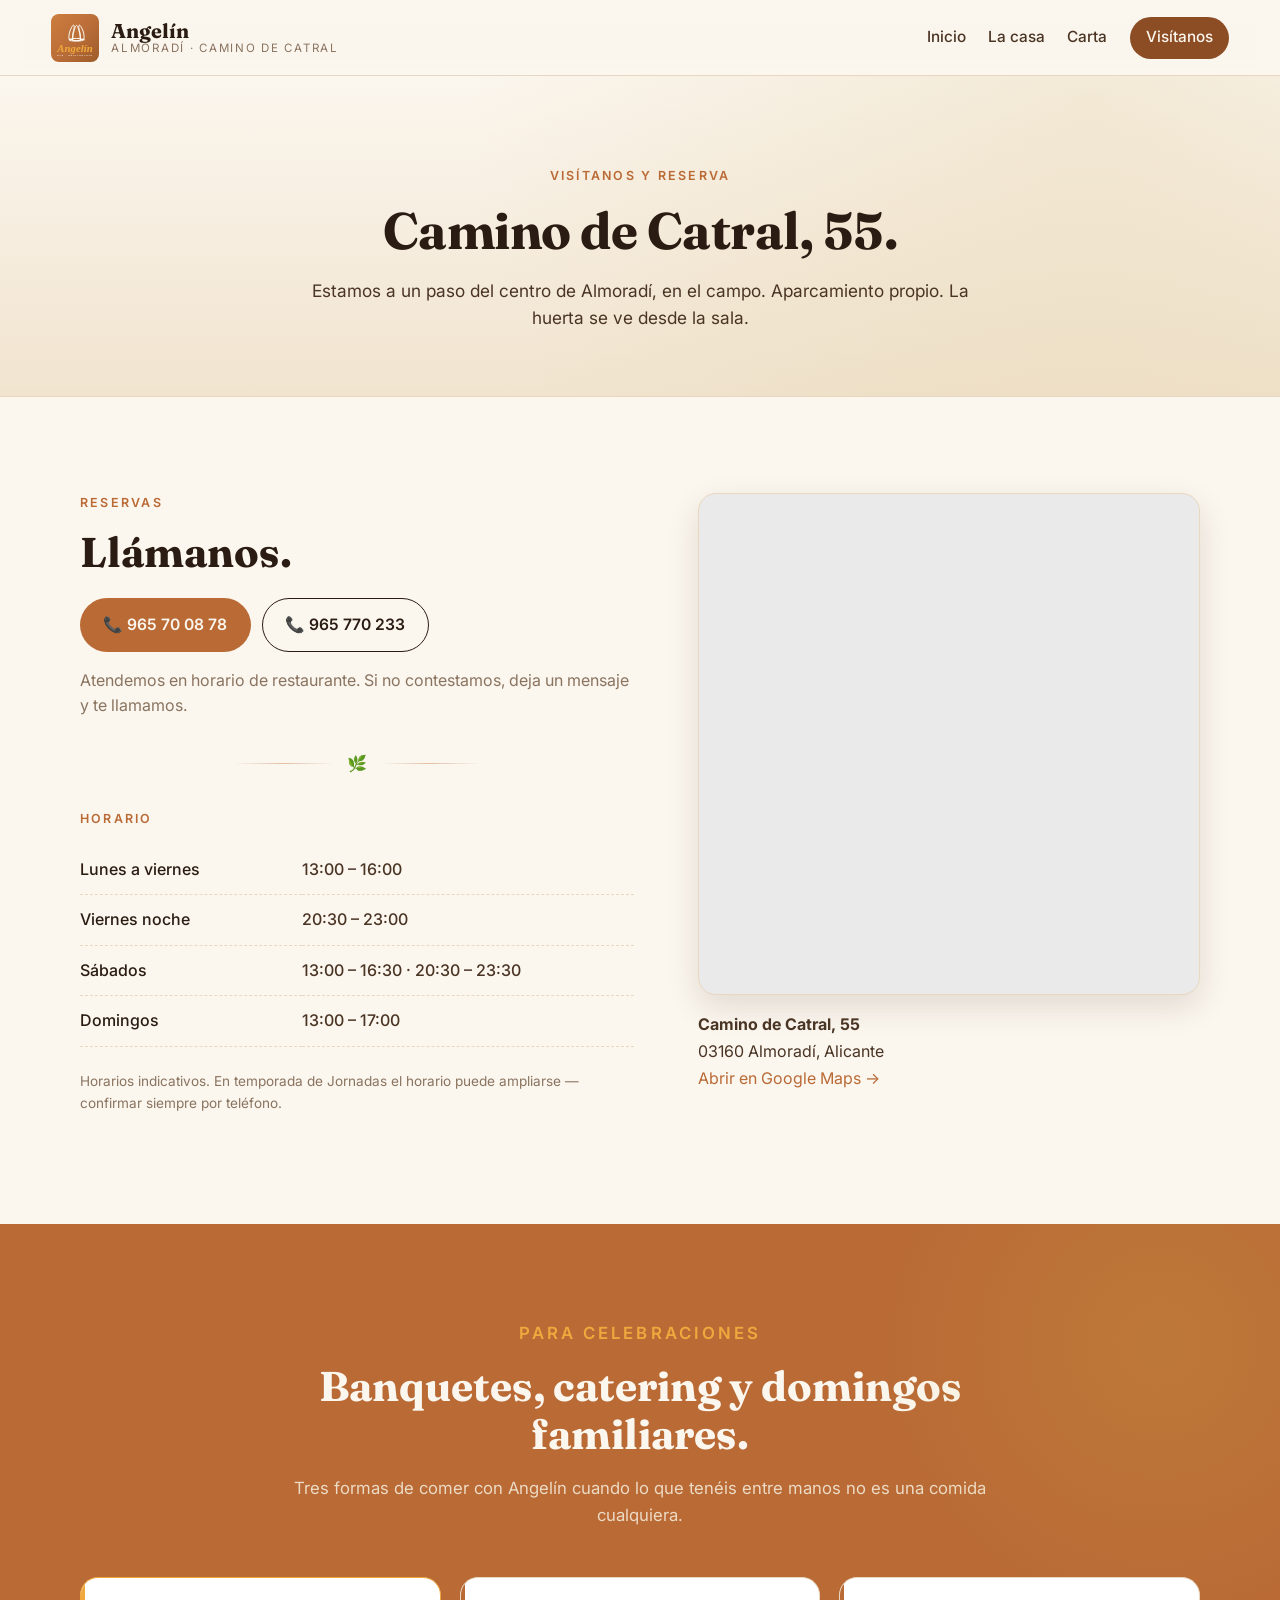
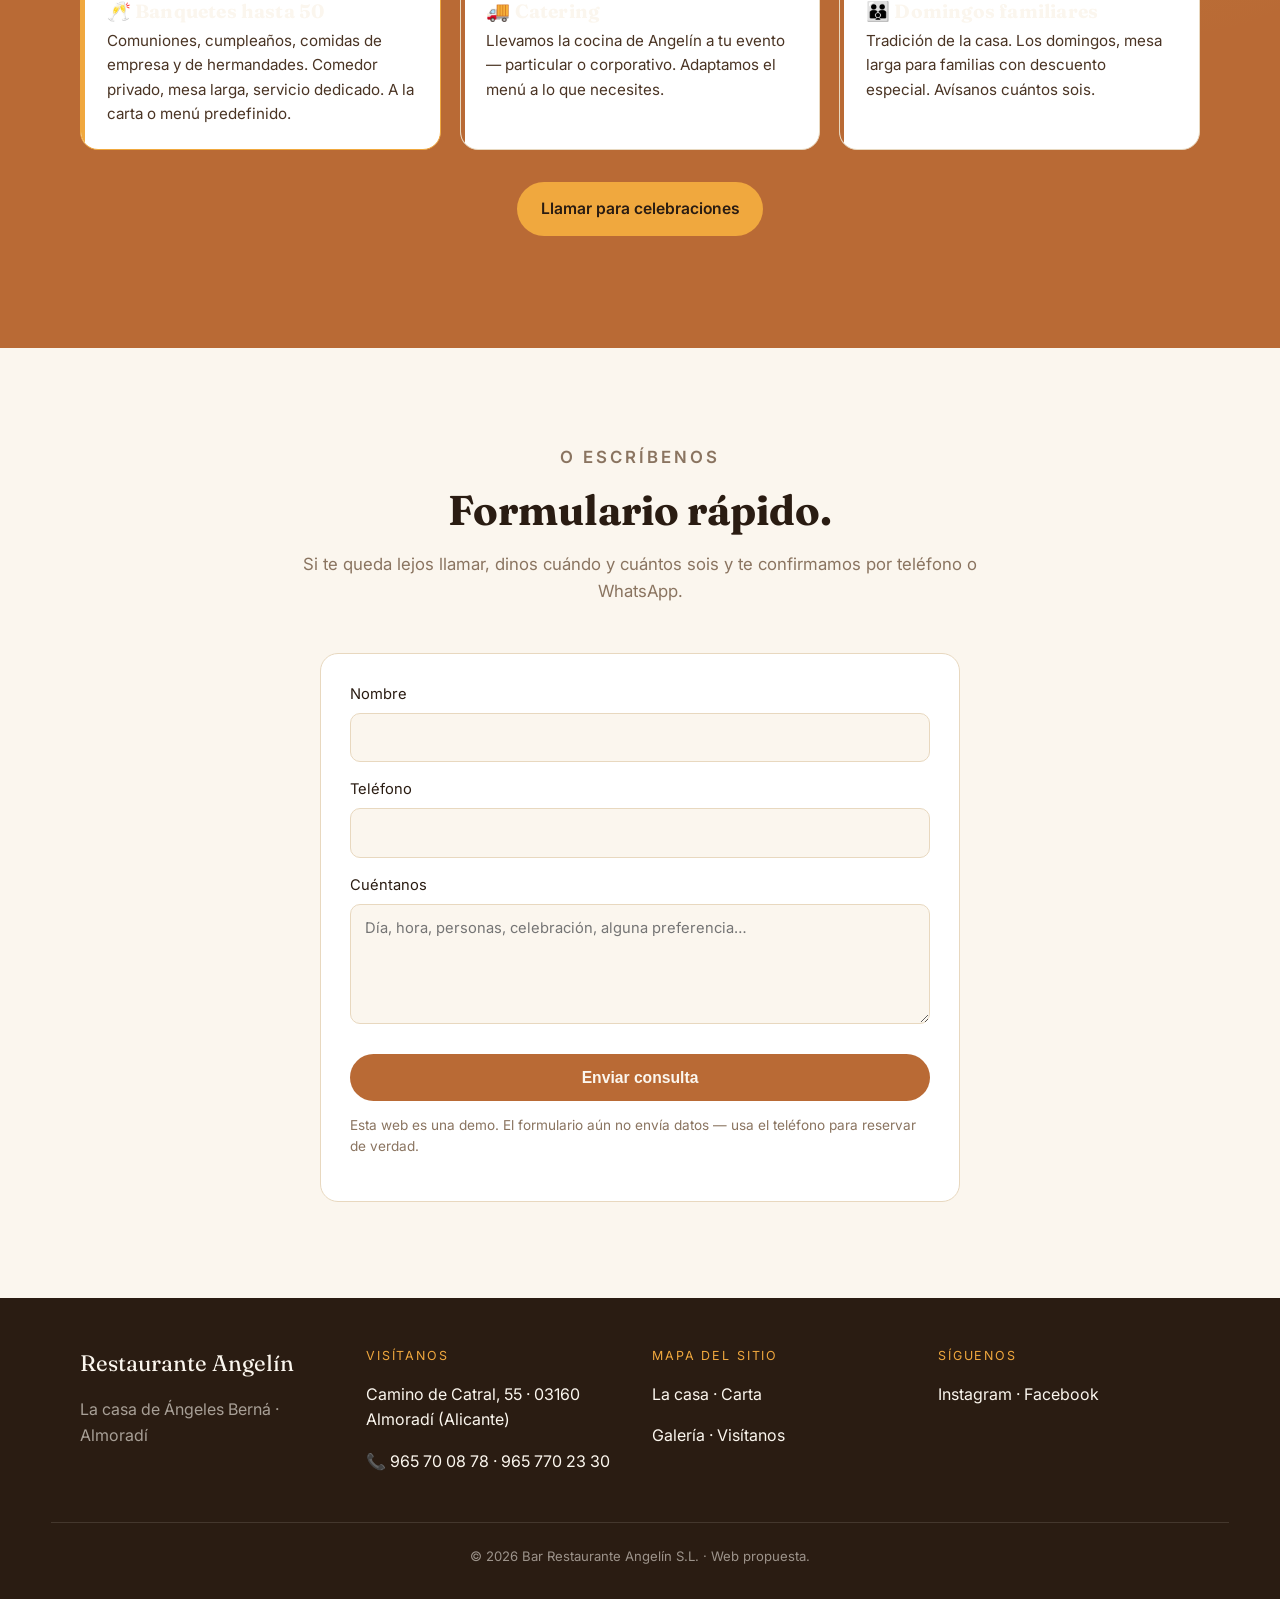
<file: visitanos.html>
<!doctype html>
<html lang="es">
<head>
  <meta charset="utf-8">
  <meta name="viewport" content="width=device-width, initial-scale=1">
  <title>Visítanos y reservas — Restaurante Angelín · Almoradí</title>
  <meta name="description" content="Restaurante Angelín en Camino de Catral 55, Almoradí. Horario, mapa, teléfonos de reserva y servicios para celebraciones: banquetes hasta 50 personas, catering y domingos familiares.">
  <meta name="theme-color" content="#1c2a1c">
  <link rel="icon" type="image/svg+xml" href="assets/img/favicon.svg">
  <link rel="preconnect" href="https://fonts.googleapis.com">
  <link rel="preconnect" href="https://fonts.gstatic.com" crossorigin>
  <link href="https://fonts.googleapis.com/css2?family=Inter:wght@400;500;600&family=Fraunces:opsz,wght@9..144,400;9..144,600;9..144,700&display=swap" rel="stylesheet">
  <link rel="stylesheet" href="assets/css/styles.css">
</head>
<body>
<a class="skip-link" href="#contenido">Saltar al contenido</a>

<header class="site-header">
  <a class="brand" href="index.html" aria-label="Inicio">
    <span class="brand-mark" aria-hidden="true">
      <img src="assets/img/logo.svg" alt="" width="48" height="48" style="display:block;border-radius:8px">
    </span>
    <span class="brand-text">
      <span class="brand-name">Angelín</span>
      <span class="brand-since">Almoradí · Camino de Catral</span>
    </span>
  </a>
  <button class="nav-toggle" type="button" aria-expanded="false" aria-controls="menu-principal"><span class="sr-only">Abrir menú</span><span class="bars" aria-hidden="true"></span></button>
  <nav id="menu-principal" class="site-nav" aria-label="Principal">
    <a href="index.html">Inicio</a>
    <a href="historia.html">La casa</a>
    <a href="carta.html">Carta</a>
    <a href="visitanos.html" class="nav-cta is-active">Visítanos</a>
  </nav>
</header>

<main id="contenido">

  <section class="page-header">
    <div class="container">
      <p class="kicker">Visítanos y reserva</p>
      <h1>Camino de Catral, 55.</h1>
      <p class="lede">Estamos a un paso del centro de Almoradí, en el campo. Aparcamiento propio. La huerta se ve desde la sala.</p>
    </div>
  </section>

  <section class="section">
    <div class="container two-col">
      <div>
        <p class="kicker">Reservas</p>
        <h2>Llámanos.</h2>
        <div class="reserve-actions">
          <a class="btn btn-primary" href="tel:+34965700878">📞 965 70 08 78</a>
          <a class="btn btn-ghost" href="tel:+34965770233">📞 965 770 233</a>
        </div>
        <p class="muted">Atendemos en horario de restaurante. Si no contestamos, deja un mensaje y te llamamos.</p>
        <div class="leaf-divider" aria-hidden="true">🌿</div>
        <p class="kicker">Horario</p>
        <table class="hours" aria-label="Horario semanal">
          <tbody>
            <tr><th>Lunes a viernes</th><td>13:00 – 16:00</td></tr>
            <tr><th>Viernes noche</th><td>20:30 – 23:00</td></tr>
            <tr><th>Sábados</th><td>13:00 – 16:30 · 20:30 – 23:30</td></tr>
            <tr><th>Domingos</th><td>13:00 – 17:00</td></tr>
          </tbody>
        </table>
        <p class="muted small">Horarios indicativos. En temporada de Jornadas el horario puede ampliarse — confirmar siempre por teléfono.</p>
      </div>
      <div>
        <div class="map-wrap" style="aspect-ratio: 1;">
          <iframe
            title="Mapa de Restaurante Angelín en Google Maps"
            src="https://www.google.com/maps?q=Restaurante+Angelin+Camino+de+Catral+55+Almorad%C3%AD&output=embed"
            loading="lazy"
            referrerpolicy="no-referrer-when-downgrade"
            allowfullscreen></iframe>
        </div>
        <address style="margin-top: 1rem; font-style: normal;">
          <strong>Camino de Catral, 55</strong><br>
          03160 Almoradí, Alicante<br>
          <a href="https://maps.google.com/?q=Restaurante+Angelin+Camino+de+Catral+55+Almoradi" rel="noopener" target="_blank">Abrir en Google Maps →</a>
        </address>
      </div>
    </div>
  </section>

  <section class="section section-huerta">
    <div class="container">
      <header class="section-head">
        <p class="kicker">Para celebraciones</p>
        <h2>Banquetes, catering y domingos familiares.</h2>
        <p>Tres formas de comer con Angelín cuando lo que tenéis entre manos no es una comida cualquiera.</p>
      </header>
      <div class="plate-grid">
        <article class="plate plate-feature">
          <h3>🥂 Banquetes hasta 50</h3>
          <p>Comuniones, cumpleaños, comidas de empresa y de hermandades. Comedor privado, mesa larga, servicio dedicado. A la carta o menú predefinido.</p>
        </article>
        <article class="plate">
          <h3>🚚 Catering</h3>
          <p>Llevamos la cocina de Angelín a tu evento — particular o corporativo. Adaptamos el menú a lo que necesites.</p>
        </article>
        <article class="plate">
          <h3>👪 Domingos familiares</h3>
          <p>Tradición de la casa. Los domingos, mesa larga para familias con descuento especial. Avísanos cuántos sois.</p>
        </article>
      </div>
      <p style="text-align: center; margin-top: 2rem;">
        <a class="btn btn-primary" href="tel:+34965700878" style="background: var(--oro); color: var(--ink);">Llamar para celebraciones</a>
      </p>
    </div>
  </section>

  <section class="section">
    <div class="container">
      <header class="section-head">
        <p class="kicker">O escríbenos</p>
        <h2>Formulario rápido.</h2>
        <p>Si te queda lejos llamar, dinos cuándo y cuántos sois y te confirmamos por teléfono o WhatsApp.</p>
      </header>
      <form class="contact-form" onsubmit="return false" aria-label="Consulta rápida" style="background: #fff; color: var(--ink); border-color: var(--line); max-width: 640px; margin: 0 auto;">
        <label style="color: var(--ink);">Nombre <input type="text" name="nombre" autocomplete="name" required style="background: var(--cream); color: var(--ink); border-color: var(--line);"></label>
        <label style="color: var(--ink);">Teléfono <input type="tel" name="tel" inputmode="tel" autocomplete="tel" style="background: var(--cream); color: var(--ink); border-color: var(--line);"></label>
        <label style="color: var(--ink);">Cuéntanos <textarea rows="4" name="mensaje" placeholder="Día, hora, personas, celebración, alguna preferencia…" style="background: var(--cream); color: var(--ink); border-color: var(--line);"></textarea></label>
        <button class="btn btn-primary" type="submit">Enviar consulta</button>
        <p class="muted small" style="color: var(--muted);">Esta web es una demo. El formulario aún no envía datos — usa el teléfono para reservar de verdad.</p>
      </form>
    </div>
  </section>

</main>

<footer class="site-footer">
  <div class="container footer-grid">
    <div>
      <p class="footer-brand">Restaurante Angelín</p>
      <p class="muted">La casa de Ángeles Berná · Almoradí</p>
    </div>
    <div>
      <p class="footer-title">Visítanos</p>
      <p>Camino de Catral, 55 · 03160 Almoradí (Alicante)</p>
      <p>📞 965 70 08 78 · 965 770 23 30</p>
    </div>
    <div>
      <p class="footer-title">Mapa del sitio</p>
      <p><a href="historia.html">La casa</a> · <a href="carta.html">Carta</a></p>
      <p><a href="galeria.html">Galería</a> · <a href="visitanos.html">Visítanos</a></p>
    </div>
    <div>
      <p class="footer-title">Síguenos</p>
      <p><a href="https://www.instagram.com/barrestauranteangelin/" rel="noopener" target="_blank">Instagram</a> · <a href="https://www.facebook.com/profile.php?id=100063507461143" rel="noopener" target="_blank">Facebook</a></p>
    </div>
  </div>
  <p class="legal">© <span id="anyo"></span> Bar Restaurante Angelín S.L. · Web propuesta.</p>
</footer>

<script src="assets/js/main.js" defer></script>
</body>
</html>
</file>
<file: assets/css/styles.css>
/* ============ Restaurante Angelín — estilos ============
   Paleta tomada de su logo real:
   terracota (fondo del logo), amarillo Angelín (lettering) y blanco. */
:root {
  --cream: #fbf6ee;
  --cream-2: #f1e4cf;
  --ink: #2a1c12;          /* marrón muy oscuro, casi negro */
  --ink-2: #4a3424;
  --muted: #8a7460;
  --line: #e8d8bf;
  --terracota: #b96a35;    /* terracota del logo (principal) */
  --terracota-d: #8c4d24;  /* terracota oscuro hover */
  --oro: #f0a83e;          /* amarillo Angelín del lettering */
  --oro-d: #d88f24;
  --tostado: #c97a3a;      /* tierra tostada del fondo */
  --shadow: 0 12px 32px rgba(42, 28, 18, 0.12);
}
body {
  background:
    radial-gradient(circle at 0% 0%, rgba(240, 168, 62, 0.07), transparent 40%),
    radial-gradient(circle at 100% 100%, rgba(185, 106, 53, 0.07), transparent 45%),
    var(--cream);
  background-attachment: fixed;
}

* { box-sizing: border-box; }
html { scroll-behavior: smooth; }
body {
  margin: 0;
  font-family: "Inter", system-ui, -apple-system, "Segoe UI", sans-serif;
  font-size: 16px;
  line-height: 1.6;
  color: var(--ink);
  background: var(--cream);
  -webkit-font-smoothing: antialiased;
}

img { max-width: 100%; display: block; }
a { color: var(--terracota); text-decoration: none; }
a:hover, a:focus-visible { text-decoration: underline; text-underline-offset: 3px; }

h1, h2, h3, h4 { font-family: "Fraunces", "Playfair Display", Georgia, serif; font-weight: 700; line-height: 1.15; margin: 0 0 .5em; color: var(--ink); }
h1 { font-size: clamp(2.4rem, 5.5vw, 4.2rem); letter-spacing: -0.01em; }
h2 { font-size: clamp(1.8rem, 3.4vw, 2.6rem); }
h3 { font-size: 1.2rem; letter-spacing: 0.01em; }
em { font-style: italic; color: var(--terracota); }

.kicker {
  text-transform: uppercase;
  letter-spacing: 0.18em;
  font-size: 0.78rem;
  color: var(--terracota);
  font-weight: 600;
  margin: 0 0 1rem;
}

.muted { color: var(--muted); }
.small { font-size: 0.85rem; }
.sr-only { position: absolute; width: 1px; height: 1px; overflow: hidden; clip: rect(0 0 0 0); white-space: nowrap; }

.skip-link {
  position: absolute; left: -9999px; top: 0;
  background: var(--ink); color: var(--cream); padding: 12px 16px; z-index: 100;
}
.skip-link:focus { left: 12px; top: 12px; }

.container { width: min(1120px, 92vw); margin: 0 auto; }

/* -------- Header -------- */
.site-header {
  position: sticky; top: 0; z-index: 50;
  display: flex; align-items: center; justify-content: space-between;
  gap: 1rem; padding: 0.85rem 4vw;
  background: rgba(251, 246, 238, 0.86);
  backdrop-filter: saturate(140%) blur(10px);
  -webkit-backdrop-filter: saturate(140%) blur(10px);
  border-bottom: 1px solid var(--line);
}
.brand { display: inline-flex; align-items: center; gap: 0.75rem; color: var(--ink); text-decoration: none; }
.brand-mark { color: var(--terracota); display: inline-flex; }
.brand-text { display: flex; flex-direction: column; line-height: 1.1; }
.brand-name { font-family: "Fraunces", "Playfair Display", Georgia, serif; font-weight: 700; font-size: 1.25rem; }
.brand-since { font-size: 0.72rem; letter-spacing: 0.15em; text-transform: uppercase; color: var(--muted); }
.site-nav { display: flex; gap: 1.4rem; align-items: center; }
.site-nav a { color: var(--ink-2); font-weight: 500; font-size: 0.96rem; text-decoration: none; }
.site-nav a:hover { color: var(--terracota); }
.nav-cta {
  background: var(--terracota); color: var(--cream) !important;
  padding: 0.55rem 1rem; border-radius: 999px;
}
.nav-cta:hover { background: var(--terracota-d); text-decoration: none; }

.nav-toggle { display: none; background: none; border: 0; cursor: pointer; padding: 8px; }
.nav-toggle .bars,
.nav-toggle .bars::before,
.nav-toggle .bars::after {
  display: block; width: 22px; height: 2px; background: var(--ink); position: relative;
}
.nav-toggle .bars::before, .nav-toggle .bars::after { content: ""; position: absolute; left: 0; }
.nav-toggle .bars::before { top: -6px; }
.nav-toggle .bars::after { top: 6px; }

@media (max-width: 760px) {
  .nav-toggle { display: block; }
  .site-nav {
    position: absolute; top: 100%; right: 4vw; left: 4vw;
    flex-direction: column; align-items: stretch; gap: 0;
    background: var(--cream); border: 1px solid var(--line); border-radius: 14px;
    padding: 0.5rem; margin-top: 0.5rem; box-shadow: var(--shadow);
    transform: translateY(-8px); opacity: 0; pointer-events: none;
    transition: opacity .18s ease, transform .18s ease;
  }
  .site-nav a { padding: 0.7rem 0.9rem; border-radius: 8px; }
  .site-nav.is-open { transform: translateY(0); opacity: 1; pointer-events: auto; }
}

/* -------- Buttons -------- */
.btn {
  display: inline-flex; align-items: center; gap: 0.45rem;
  padding: 0.85rem 1.4rem;
  border-radius: 999px; border: 1px solid transparent;
  font-weight: 600; font-size: 0.98rem; cursor: pointer;
  text-decoration: none; transition: transform .15s ease, background .15s ease, color .15s ease, border-color .15s ease;
}
.btn:hover { text-decoration: none; transform: translateY(-1px); }
.btn-primary { background: var(--terracota); color: var(--cream); }
.btn-primary:hover { background: var(--terracota-d); color: var(--cream); }
.btn-ghost { background: transparent; color: var(--ink); border-color: var(--ink); }
.btn-ghost:hover { background: var(--ink); color: var(--cream); }

/* -------- Hero -------- */
.hero {
  position: relative; isolation: isolate;
  padding: clamp(5rem, 10vw, 8rem) 4vw clamp(4rem, 8vw, 6rem);
  background:
    radial-gradient(circle at 80% 10%, rgba(200, 168, 91, 0.18), transparent 55%),
    radial-gradient(circle at 10% 90%, rgba(178, 58, 26, 0.16), transparent 60%),
    linear-gradient(180deg, var(--cream) 0%, var(--cream-2) 100%);
  overflow: hidden;
}
.hero-art {
  position: absolute; inset: 0; z-index: -1; opacity: 0.6;
  background-image:
    radial-gradient(2px 2px at 12% 22%, var(--oro) 50%, transparent 51%),
    radial-gradient(2px 2px at 78% 60%, var(--terracota) 50%, transparent 51%),
    radial-gradient(2px 2px at 35% 80%, var(--oro) 50%, transparent 51%),
    radial-gradient(2px 2px at 65% 25%, var(--terracota) 50%, transparent 51%);
  background-size: 240px 240px;
  filter: blur(0.2px);
}
.hero-inner { max-width: 880px; margin: 0 auto; text-align: center; }
.hero h1 { margin: 0 0 1.2rem; }
.hero .lede { font-size: 1.15rem; color: var(--ink-2); max-width: 60ch; margin: 0 auto 2rem; }
.hero-cta { display: flex; gap: 0.8rem; justify-content: center; flex-wrap: wrap; margin-bottom: 2.6rem; }

.hero-stats {
  list-style: none; padding: 0; margin: 0;
  display: grid; grid-template-columns: repeat(3, minmax(0,1fr));
  gap: 1rem; max-width: 540px; margin-inline: auto;
}
.hero-stats li {
  display: flex; flex-direction: column; align-items: center;
  padding: 1rem; background: rgba(255,255,255,0.55);
  border: 1px solid var(--line); border-radius: 14px;
}
.hero-stats strong { font-family: "Fraunces", "Playfair Display", Georgia, serif; font-size: 1.6rem; color: var(--terracota); }
.hero-stats span { font-size: 0.82rem; color: var(--muted); letter-spacing: 0.06em; text-transform: uppercase; }

/* -------- Sections base -------- */
.section { padding: clamp(4rem, 8vw, 6rem) 0; }
.section-head { max-width: 720px; margin: 0 auto 3rem; text-align: center; }
.section-head h2 { margin-bottom: 0.6rem; }
.section-head p { color: var(--muted); font-size: 1.05rem; }

.two-col {
  display: grid; gap: clamp(2rem, 5vw, 4rem);
  grid-template-columns: 1fr;
}
@media (min-width: 820px) {
  .two-col { grid-template-columns: 1.05fr 0.95fr; align-items: start; }
}

/* -------- Historia -------- */
.section-historia { background: var(--cream); }
.section-historia p { color: var(--ink-2); font-size: 1.05rem; }
.quote {
  border-left: 3px solid var(--oro);
  padding: 0.4rem 0 0.4rem 1rem;
  font-style: italic; color: var(--ink-2); margin: 1.8rem 0 0;
  font-family: "Fraunces", "Playfair Display", Georgia, serif; font-size: 1.15rem;
}
.quote span { display: block; margin-top: 0.5rem; font-style: normal; font-family: "Inter", sans-serif; font-size: 0.85rem; color: var(--muted); }

.timeline { background: #fff; border: 1px solid var(--line); border-radius: 18px; padding: 1.5rem; box-shadow: var(--shadow); }
.timeline ol { list-style: none; padding: 0; margin: 0; position: relative; }
.timeline ol::before {
  content: ""; position: absolute; left: 8px; top: 6px; bottom: 6px; width: 2px;
  background: linear-gradient(180deg, var(--oro), var(--terracota));
  border-radius: 2px;
}
.timeline li { display: grid; grid-template-columns: 110px 1fr; gap: 1rem; padding: 0.6rem 0 0.6rem 24px; position: relative; }
.timeline li::before {
  content: ""; position: absolute; left: 2px; top: 1.15rem;
  width: 14px; height: 14px; background: var(--cream);
  border: 2px solid var(--terracota); border-radius: 50%;
}
.timeline .year { font-family: "Fraunces", "Playfair Display", Georgia, serif; color: var(--terracota); font-weight: 700; }
.timeline .event { color: var(--ink-2); }

/* -------- Cocina -------- */
.section-cocina { background: var(--cream-2); }
.pillars {
  list-style: none; padding: 0; margin: 0;
  display: grid; grid-template-columns: repeat(auto-fit, minmax(220px, 1fr));
  gap: 1.4rem;
}
.pillars li {
  background: #fff; border-radius: 18px; padding: 1.6rem 1.4rem;
  border: 1px solid var(--line); transition: transform .2s ease, box-shadow .2s ease;
}
.pillars li:hover { transform: translateY(-3px); box-shadow: var(--shadow); }
.pillar-icon { font-size: 2rem; display: block; margin-bottom: 0.6rem; }
.pillars h3 { margin: 0 0 0.4rem; font-size: 1.25rem; }
.pillars p { margin: 0; color: var(--muted); }

/* -------- Carta -------- */
.section-carta { background: var(--cream); }
.menu-grid {
  display: grid; gap: 1.4rem;
  grid-template-columns: repeat(auto-fit, minmax(260px, 1fr));
}
.menu-card {
  background: #fff; border: 1px solid var(--line); border-radius: 18px;
  padding: 1.6rem 1.4rem; box-shadow: var(--shadow);
}
.menu-card h3 {
  margin: 0 0 1rem; padding-bottom: 0.5rem;
  border-bottom: 1px dashed var(--line);
  color: var(--terracota); font-family: "Fraunces", "Playfair Display", Georgia, serif;
}
.menu-card-feature {
  border-color: var(--oro);
  background: linear-gradient(180deg, #fffaef 0%, #ffffff 100%);
  position: relative;
}
.menu-card-feature::before {
  content: "Seña de la casa"; position: absolute; top: -10px; right: 1rem;
  font-size: 0.7rem; letter-spacing: 0.12em; text-transform: uppercase;
  background: var(--oro); color: var(--ink); padding: 4px 10px; border-radius: 999px;
  font-weight: 600;
}
.menu-card ul { list-style: none; padding: 0; margin: 0; }
.menu-card li { padding: 0.45rem 0; border-bottom: 1px dotted var(--line); color: var(--ink-2); }
.menu-card li:last-child { border-bottom: 0; }
.carta-nota { text-align: center; margin-top: 2rem; color: var(--muted); }

/* -------- Galería -------- */
.section-galeria { background: var(--cream-2); }
.gallery {
  display: grid; gap: 1rem;
  grid-template-columns: repeat(auto-fit, minmax(200px, 1fr));
}
.gallery figure {
  margin: 0; aspect-ratio: 4 / 3; position: relative; overflow: hidden;
  background: linear-gradient(135deg, var(--cream), #fff);
  border: 1px solid var(--line); border-radius: 14px;
  display: flex; align-items: center; justify-content: center;
}
.gallery figure span { font-size: 3rem; opacity: 0.7; }
.gallery figure::before {
  content: attr(data-tag);
  position: absolute; top: 10px; left: 10px;
  font-size: 0.7rem; letter-spacing: 0.12em; text-transform: uppercase;
  background: var(--ink); color: var(--cream); padding: 4px 8px; border-radius: 999px;
}
.gallery figcaption {
  position: absolute; bottom: 0; left: 0; right: 0;
  padding: 0.6rem 0.9rem; font-size: 0.9rem;
  background: linear-gradient(0deg, rgba(31,27,22,0.78), rgba(31,27,22,0));
  color: var(--cream);
}
/* When the gallery contains real <img> elements */
.gallery-photos figure { display: block; }
.gallery-photos img {
  position: absolute; inset: 0;
  width: 100%; height: 100%; object-fit: cover;
  transition: transform .6s ease;
}
.gallery-photos figure:hover img { transform: scale(1.06); }
.gallery-photos figcaption {
  font-weight: 500;
  padding: 1.4rem 0.9rem 0.7rem;
  background: linear-gradient(0deg, rgba(28,42,28,0.92) 35%, rgba(28,42,28,0) 100%);
}
/* Real-photo distinction (badge dorado) */
.gallery-photos figure.is-real {
  border: 2px solid var(--oro);
  box-shadow: 0 6px 16px rgba(210, 185, 74, 0.25);
}
.gallery-photos figure.is-real::before {
  background: var(--oro); color: var(--ink);
  font-weight: 700;
}
/* Leaf/artichoke icon mark uses the green accent */
.brand-mark { color: var(--terracota); }
.page-header code {
  background: rgba(31, 27, 22, 0.06);
  padding: 1px 6px; border-radius: 4px;
  font-size: 0.85em;
}

/* ================================================
   ANGELÍN — componentes propios (replanteamiento)
   ================================================ */

/* Hero asimétrico con foto a la derecha */
.hero-split {
  display: grid; gap: clamp(2rem, 4vw, 4rem);
  align-items: center;
  grid-template-columns: 1fr;
  padding: clamp(4rem, 8vw, 6rem) 4vw;
  background: linear-gradient(135deg, var(--cream) 0%, var(--cream-2) 100%);
  position: relative; overflow: hidden;
}
.hero-split::before {
  content: ""; position: absolute; top: -120px; right: -80px;
  width: 320px; height: 320px; border-radius: 50%;
  background: radial-gradient(circle, rgba(210, 185, 74, 0.18), transparent 70%);
  pointer-events: none;
}
@media (min-width: 880px) {
  .hero-split { grid-template-columns: 1.1fr 1fr; padding-block: clamp(5rem, 10vw, 8rem); }
}
.hero-split h1 { text-align: left; margin-bottom: 1.4rem; }
.hero-split .lede { text-align: left; margin-left: 0; max-width: 52ch; }
.hero-split .hero-cta { justify-content: flex-start; }
.hero-art-frame {
  position: relative; aspect-ratio: 4/5;
  border-radius: 28px; overflow: hidden;
  box-shadow: var(--shadow);
  border: 1px solid var(--line);
  background: var(--cream-2);
}
.hero-art-frame img {
  width: 100%; height: 100%; object-fit: cover;
}
.hero-art-frame::after {
  content: ""; position: absolute; inset: 0;
  box-shadow: inset 0 -120px 60px -60px rgba(28,42,28,0.35);
}
.hero-art-badge {
  position: absolute; bottom: 20px; left: 20px; right: 20px;
  background: rgba(28,42,28,0.78); color: var(--cream);
  padding: 14px 18px; border-radius: 14px;
  font-size: 0.82rem; letter-spacing: 0.04em;
  backdrop-filter: blur(6px);
}
.hero-art-badge strong { color: var(--oro); display: block; font-family: "Fraunces", serif; font-size: 1.05rem; margin-bottom: 2px; }

/* Sello / premio destacado */
.premio {
  display: flex; gap: 1.4rem; align-items: center;
  background: linear-gradient(135deg, #fffbf0 0%, #fff7e0 100%);
  border: 1px solid var(--oro);
  border-radius: 22px; padding: 1.6rem 1.8rem;
  box-shadow: 0 8px 20px rgba(210, 185, 74, 0.16);
}
.premio-mark {
  flex: 0 0 56px; height: 56px; border-radius: 50%;
  background: var(--oro); color: var(--ink);
  display: flex; align-items: center; justify-content: center;
  font-family: "Fraunces", serif; font-weight: 700; font-size: 1.4rem;
}
.premio h3 { margin: 0 0 .2rem; font-family: "Fraunces", serif; font-size: 1.2rem; }
.premio p { margin: 0; color: var(--ink-2); font-size: 0.95rem; }
.premio .premio-source { font-size: 0.78rem; color: var(--muted); margin-top: .3rem; }

/* Banda con icono "huerta" detrás */
.section-huerta {
  background: var(--terracota); color: var(--cream);
  position: relative; overflow: hidden;
}
.section-huerta::before {
  content: ""; position: absolute; right: -180px; top: -180px;
  width: 600px; height: 600px;
  background: radial-gradient(circle, rgba(210,185,74,0.18), transparent 70%);
  pointer-events: none;
}
.section-huerta .kicker { color: var(--oro); }
.section-huerta h2, .section-huerta h3 { color: var(--cream); }
.section-huerta p { color: rgba(246,239,222,0.85); }
.section-huerta .btn-ghost { color: var(--cream); border-color: var(--cream); }
.section-huerta .btn-ghost:hover { background: var(--cream); color: var(--terracota-d); }

/* Tarjetas de plato (carta destacada) */
.plate-grid {
  display: grid; gap: 1.2rem;
  grid-template-columns: repeat(auto-fit, minmax(240px, 1fr));
}
.plate {
  background: #fff; border: 1px solid var(--line);
  border-radius: 18px; padding: 1.4rem 1.6rem;
  position: relative; overflow: hidden;
}
.plate::before {
  content: ""; position: absolute; left: 0; top: 0; bottom: 0; width: 4px;
  background: var(--terracota);
}
.plate-feature::before { background: var(--oro); }
.plate-feature { border-color: var(--oro); }
.plate h3 { font-family: "Fraunces", serif; margin: 0 0 .4rem; font-size: 1.2rem; }
.plate .price { color: var(--muted); font-size: 0.85rem; }
.plate p { margin: .3rem 0 0; color: var(--ink-2); font-size: 0.95rem; }

/* Menú Jornadas — bloque destacado */
.jornadas-card {
  background: var(--ink); color: var(--cream);
  border-radius: 24px; padding: 2.4rem;
  position: relative; overflow: hidden;
}
.jornadas-card::before {
  content: "Menú Jornadas"; position: absolute; top: 1.2rem; right: 1.4rem;
  background: var(--oro); color: var(--ink);
  padding: 5px 14px; border-radius: 999px;
  font-size: 0.7rem; letter-spacing: 0.15em; text-transform: uppercase; font-weight: 700;
}
.jornadas-card h2, .jornadas-card h3 { color: var(--cream); }
.jornadas-card .kicker { color: var(--oro); }
.jornadas-card ol { list-style: none; padding: 0; margin: 1.4rem 0 0; counter-reset: step; }
.jornadas-card ol li {
  counter-increment: step;
  padding: .7rem 0 .7rem 3rem; position: relative;
  border-bottom: 1px dashed rgba(246,239,222,0.18);
  color: rgba(246,239,222,0.9);
}
.jornadas-card ol li::before {
  content: counter(step, decimal-leading-zero); position: absolute; left: 0; top: .8rem;
  color: var(--oro); font-family: "Fraunces", serif; font-weight: 700; font-size: 1.1rem;
  letter-spacing: 0.05em;
}
.jornadas-card ol li:last-child { border-bottom: 0; }

/* Footer en verde oscuro (distinto del negro de El Ángel) */
.site-footer { background: #1c2a1c; }
.footer-title { color: var(--oro); }

/* Hojas decorativas (separadores) */
.leaf-divider {
  display: flex; align-items: center; justify-content: center; gap: .8rem;
  color: var(--terracota); margin: 2rem 0;
}
.leaf-divider::before, .leaf-divider::after {
  content: ""; flex: 1; max-width: 100px; height: 1px;
  background: linear-gradient(90deg, transparent, var(--terracota), transparent);
  opacity: .4;
}

/* -------- Reservas -------- */
.gallery figure img {
  position: absolute; inset: 0; width: 100%; height: 100%;
  object-fit: cover; display: block;
}

/* -------- Lightbox -------- */
.lightbox {
  position: fixed; inset: 0; z-index: 9999;
  background: rgba(0, 0, 0, 0.92);
  display: none; align-items: center; justify-content: center;
  padding: 2vw; cursor: zoom-out;
  animation: lb-fade 0.18s ease-out;
}
.lightbox.is-open { display: flex; }
.lightbox-stage {
  margin: 0; max-width: 95vw; max-height: 92vh;
  display: flex; flex-direction: column; gap: 1rem; align-items: center;
}
.lightbox img {
  max-width: 95vw; max-height: 80vh;
  object-fit: contain;
  box-shadow: 0 20px 60px rgba(0, 0, 0, 0.6);
  border-radius: 4px; background: #111;
}
.lightbox-caption {
  color: rgba(255, 255, 255, 0.92);
  font-family: inherit; font-size: 0.95rem;
  text-align: center; margin: 0; padding: 0 1rem;
  letter-spacing: 0.02em;
}
.lightbox-close, .lightbox-nav {
  position: absolute; background: rgba(255, 255, 255, 0.12);
  color: white; border: 0; border-radius: 50%;
  cursor: pointer; transition: background 0.15s, transform 0.15s;
  display: flex; align-items: center; justify-content: center;
  font-family: inherit; line-height: 1;
}
.lightbox-close:hover, .lightbox-nav:hover {
  background: rgba(255, 255, 255, 0.25); transform: scale(1.05);
}
.lightbox-close {
  top: 16px; right: 16px;
  width: 44px; height: 44px; font-size: 1.6rem;
}
.lightbox-nav {
  top: 50%; transform: translateY(-50%);
  width: 52px; height: 52px; font-size: 1.8rem;
}
.lightbox-nav:hover { transform: translateY(-50%) scale(1.05); }
.lightbox-prev { left: 16px; }
.lightbox-next { right: 16px; }
.gallery figure { cursor: zoom-in; transition: transform 0.15s; }
.gallery figure:hover { transform: scale(1.02); }
.gallery figure:focus-visible { outline: 3px solid var(--terracota); outline-offset: 3px; }
@keyframes lb-fade { from { opacity: 0; } to { opacity: 1; } }
@media (max-width: 600px) {
  .lightbox-nav { width: 40px; height: 40px; font-size: 1.4rem; }
  .lightbox-close { width: 38px; height: 38px; font-size: 1.4rem; top: 10px; right: 10px; }
}
.gallery figure.is-real::before { background: var(--oro); color: var(--ink); }

.section-reservas { background: var(--ink); color: var(--cream); }
.section-reservas h2 { color: var(--cream); }
.section-reservas .kicker { color: var(--oro); }
.section-reservas p { color: rgba(251, 246, 238, 0.84); }
.reserve-actions { display: flex; gap: 0.7rem; flex-wrap: wrap; margin: 1.3rem 0 1rem; }
.section-reservas .btn-ghost { color: var(--cream); border-color: var(--cream); }
.section-reservas .btn-ghost:hover { background: var(--cream); color: var(--ink); }

.contact-form {
  background: rgba(255, 255, 255, 0.04);
  border: 1px solid rgba(251, 246, 238, 0.18);
  border-radius: 18px; padding: 1.8rem;
}
.form-title { font-family: "Fraunces", "Playfair Display", Georgia, serif; font-size: 1.4rem; margin: 0 0 1rem; }
.contact-form label { display: block; margin-bottom: 1rem; font-size: 0.92rem; }
.contact-form input, .contact-form textarea {
  width: 100%; margin-top: 0.4rem; padding: 0.75rem 0.9rem;
  background: rgba(251, 246, 238, 0.06); color: var(--cream);
  border: 1px solid rgba(251, 246, 238, 0.25); border-radius: 10px;
  font: inherit;
}
.contact-form input:focus, .contact-form textarea:focus {
  outline: 2px solid var(--oro); outline-offset: 2px; border-color: var(--oro);
}
.contact-form .btn { width: 100%; justify-content: center; margin-top: 0.4rem; }

/* -------- Horario -------- */
.section-horario { background: var(--cream); }
.hours { width: 100%; border-collapse: collapse; margin: 1rem 0 1.5rem; }
.hours th, .hours td { text-align: left; padding: 0.75rem 0; border-bottom: 1px dashed var(--line); font-weight: 500; }
.hours th { color: var(--ink); width: 40%; }
.hours td { color: var(--ink-2); }
.badge-closed {
  display: inline-block; background: var(--terracota); color: var(--cream);
  padding: 2px 10px; border-radius: 999px; font-size: 0.78rem; letter-spacing: 0.05em;
}
address { font-style: normal; color: var(--ink-2); line-height: 1.7; }
.map-wrap {
  border-radius: 18px; overflow: hidden; border: 1px solid var(--line);
  box-shadow: var(--shadow); aspect-ratio: 4 / 3; background: #eaeaea;
}
.map-wrap iframe { width: 100%; height: 100%; border: 0; display: block; }

/* -------- Footer -------- */
.site-footer { background: var(--ink); color: var(--cream); padding: 3rem 4vw 2rem; }
.footer-grid {
  display: grid; gap: 1.5rem;
  grid-template-columns: repeat(auto-fit, minmax(220px, 1fr));
  margin-bottom: 2rem;
}
.footer-brand { font-family: "Fraunces", "Playfair Display", Georgia, serif; font-size: 1.4rem; margin: 0 0 0.3rem; }
.footer-title { text-transform: uppercase; letter-spacing: 0.15em; font-size: 0.78rem; color: var(--oro); margin: 0 0 0.4rem; }
.site-footer a { color: var(--cream); }
.site-footer .muted { color: rgba(251, 246, 238, 0.6); }
.legal { text-align: center; font-size: 0.82rem; color: rgba(251, 246, 238, 0.55); border-top: 1px solid rgba(251, 246, 238, 0.12); padding-top: 1.4rem; margin: 0; }

/* -------- Active nav link -------- */
.site-nav a.is-active { color: var(--terracota); }
.site-nav a.is-active:not(.nav-cta) {
  position: relative;
}
.site-nav a.is-active:not(.nav-cta)::after {
  content: ""; position: absolute; left: 0; right: 0; bottom: -6px;
  height: 2px; background: var(--terracota); border-radius: 2px;
}
.site-nav a.nav-cta.is-active { background: var(--terracota-d); }

/* -------- Page header (sub pages) -------- */
.page-header {
  padding: clamp(4rem, 7vw, 6rem) 4vw clamp(2.5rem, 5vw, 4rem);
  background:
    radial-gradient(circle at 85% 10%, rgba(200, 168, 91, 0.16), transparent 55%),
    linear-gradient(180deg, var(--cream) 0%, var(--cream-2) 100%);
  border-bottom: 1px solid var(--line);
  text-align: center;
}
.page-header .container { max-width: 820px; }
.page-header h1 {
  font-size: clamp(2rem, 4.4vw, 3.2rem);
  margin: 0.2rem 0 1rem;
}
.page-header .lede {
  color: var(--ink-2); font-size: 1.08rem;
  max-width: 60ch; margin: 0 auto;
}

/* -------- Centered CTA row -------- */
.centered-cta {
  text-align: center; margin-top: 2.5rem;
  display: flex; gap: 0.7rem; justify-content: center; flex-wrap: wrap;
}

/* -------- Explore grid (home cards) -------- */
.section-explora { background: var(--cream); }
.explore-grid {
  display: grid; gap: 1.4rem;
  grid-template-columns: repeat(auto-fit, minmax(260px, 1fr));
}
.explore-card {
  display: flex; flex-direction: column; gap: 0.6rem;
  background: #fff; border: 1px solid var(--line); border-radius: 18px;
  padding: 1.8rem 1.6rem; box-shadow: var(--shadow);
  color: var(--ink); text-decoration: none;
  transition: transform .2s ease, border-color .2s ease;
}
.explore-card:hover {
  transform: translateY(-3px); border-color: var(--oro); text-decoration: none;
}
.explore-tag {
  display: inline-block; width: max-content;
  font-size: 0.72rem; text-transform: uppercase; letter-spacing: 0.15em;
  color: var(--terracota); font-weight: 600;
}
.explore-card h3 { margin: 0.2rem 0 0.4rem; font-size: 1.35rem; }
.explore-card p { margin: 0 0 0.6rem; color: var(--muted); }
.explore-link {
  margin-top: auto; color: var(--terracota); font-weight: 600;
}

/* -------- Reserve strip (compact banner) -------- */
.reserve-strip {
  display: flex; align-items: center; justify-content: space-between;
  gap: 2rem; flex-wrap: wrap;
}
.reserve-strip h2 { margin: 0.2rem 0 0.4rem; }
.reserve-strip p { margin: 0; }
@media (max-width: 720px) {
  .reserve-strip { flex-direction: column; align-items: flex-start; }
}

/* -------- Accessibility -------- */
@media (prefers-reduced-motion: reduce) {
  * { transition: none !important; animation: none !important; scroll-behavior: auto !important; }
}
:focus-visible { outline: 2px solid var(--terracota); outline-offset: 3px; border-radius: 6px; }
</file>
